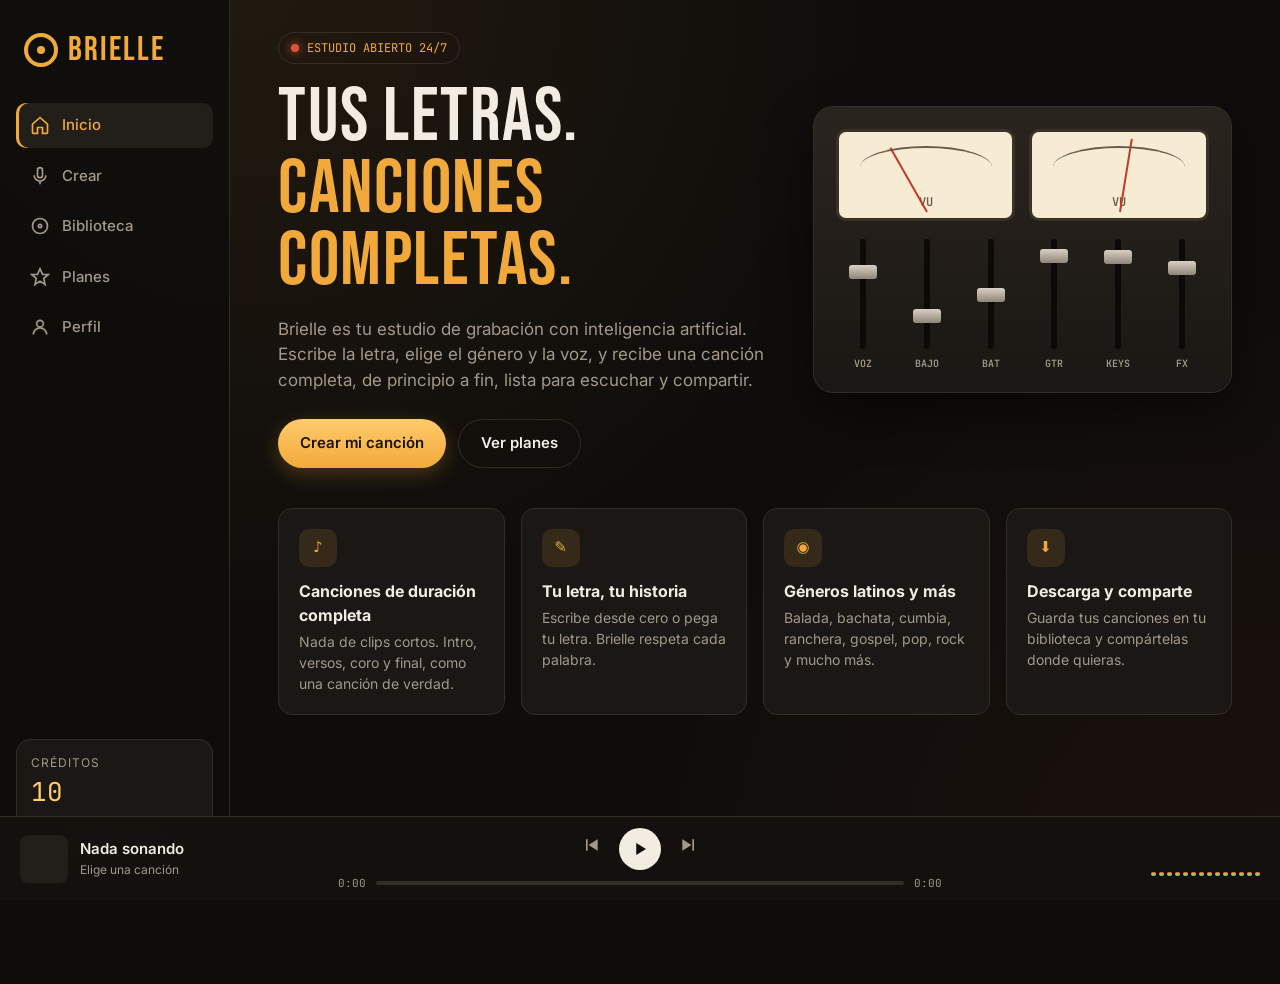
<file: index (30).html>
<!DOCTYPE html>
<html lang="es">
<head>
<meta charset="UTF-8">
<meta name="viewport" content="width=device-width, initial-scale=1.0">
<title>Brielle — Tu estudio de canciones con IA</title>
<meta name="description" content="Brielle convierte tus letras en canciones completas con inteligencia artificial.">
<meta name="theme-color" content="#0f0d0b">
<link rel="icon" href="data:image/svg+xml,<svg xmlns='http://www.w3.org/2000/svg' viewBox='0 0 64 64'><rect width='64' height='64' rx='14' fill='%230f0d0b'/><circle cx='32' cy='32' r='18' fill='none' stroke='%23f2a93b' stroke-width='5'/><circle cx='32' cy='32' r='5' fill='%23f2a93b'/></svg>">
<link rel="preconnect" href="https://fonts.googleapis.com">
<link rel="preconnect" href="https://fonts.gstatic.com" crossorigin>
<link href="https://fonts.googleapis.com/css2?family=Bebas+Neue&family=Inter:wght@400;500;600;700&family=JetBrains+Mono:wght@400;600&display=swap" rel="stylesheet">
<style>
:root{
  --bg:#0f0d0b; --panel:#1a1714; --panel-2:#221e1a; --line:#332d26;
  --text:#f3ece2; --muted:#a39889; --amber:#f2a93b; --amber-2:#ffcb6b;
  --red:#e2513c; --green:#6fcf7c; --radius:14px;
  --display:'Bebas Neue',Impact,sans-serif; --body:'Inter',system-ui,sans-serif; --mono:'JetBrains Mono',monospace;
}
*{box-sizing:border-box;margin:0;padding:0}
html,body{min-height:100%;overflow-anchor:none}
body{background:var(--bg);color:var(--text);font-family:var(--body);font-size:15px;line-height:1.5;
  background-image:radial-gradient(circle at 20% 0%,rgba(242,169,59,.08),transparent 45%),radial-gradient(circle at 100% 100%,rgba(226,81,60,.06),transparent 40%);
  background-attachment:fixed}
button{font:inherit;cursor:pointer;border:none;background:none;color:inherit}
input,textarea,select{font:inherit;color:var(--text)}
a{color:var(--amber);text-decoration:none}

/* Layout */
.app{display:grid;grid-template-columns:230px 1fr;min-height:100vh;padding-bottom:84px}
.sidebar{position:sticky;top:0;height:100vh;padding:24px 16px;border-right:1px solid var(--line);background:rgba(15,13,11,.85);display:flex;flex-direction:column;gap:6px}
.logo{display:flex;align-items:center;gap:10px;font-family:var(--display);font-size:34px;letter-spacing:2px;color:var(--amber);margin:0 8px 22px}
.logo .reel{width:34px;height:34px;border-radius:50%;border:4px solid var(--amber);position:relative;animation:spin 6s linear infinite}
.logo .reel::after{content:"";position:absolute;inset:9px;border-radius:50%;background:var(--amber)}
@keyframes spin{to{transform:rotate(360deg)}}
.nav-btn{display:flex;align-items:center;gap:12px;padding:11px 14px;border-radius:10px;color:var(--muted);font-weight:500;text-align:left;transition:.15s}
.nav-btn svg{width:20px;height:20px;flex-shrink:0}
.nav-btn:hover{background:var(--panel);color:var(--text)}
.nav-btn.active{background:var(--panel-2);color:var(--amber);box-shadow:inset 3px 0 0 var(--amber)}
.credits-box{margin-top:auto;background:var(--panel);border:1px solid var(--line);border-radius:var(--radius);padding:14px}
.credits-box .lbl{font-size:12px;color:var(--muted);text-transform:uppercase;letter-spacing:1px}
.credits-box .num{font-family:var(--mono);font-size:26px;color:var(--amber-2)}
main{padding:32px clamp(16px,4vw,48px);max-width:1200px;width:100%}
section{display:none;animation:fade .25s ease}
section.show{display:block}
@keyframes fade{from{opacity:0;transform:translateY(6px)}to{opacity:1;transform:none}}
h1,h2{font-family:var(--display);letter-spacing:1.5px;font-weight:400}
h1{font-size:clamp(42px,7vw,76px);line-height:.95}
h2{font-size:36px;margin-bottom:6px}
.sub{color:var(--muted);margin-bottom:24px}

/* Buttons */
.btn{display:inline-flex;align-items:center;justify-content:center;gap:8px;padding:12px 22px;border-radius:999px;font-weight:600;transition:.15s}
.btn-primary{background:linear-gradient(180deg,var(--amber-2),var(--amber));color:#1a1206;box-shadow:0 6px 20px rgba(242,169,59,.25)}
.btn-primary:hover{transform:translateY(-1px);box-shadow:0 8px 26px rgba(242,169,59,.35)}
.btn-ghost{border:1px solid var(--line);color:var(--text)}
.btn-ghost:hover{border-color:var(--amber);color:var(--amber)}
.btn:disabled{opacity:.5;cursor:not-allowed;transform:none}

/* Home */
.hero{display:grid;grid-template-columns:1.2fr 1fr;gap:32px;align-items:center;margin-bottom:40px}
.hero .tag{display:inline-flex;align-items:center;gap:8px;font-family:var(--mono);font-size:12px;color:var(--amber);border:1px solid var(--line);padding:6px 12px;border-radius:999px;margin-bottom:18px}
.onair{width:8px;height:8px;border-radius:50%;background:var(--red);box-shadow:0 0 10px var(--red);animation:blink 1.4s infinite}
@keyframes blink{50%{opacity:.3}}
.hero p{color:var(--muted);font-size:17px;margin:18px 0 26px;max-width:520px}
.hero .actions{display:flex;gap:12px;flex-wrap:wrap}
.console{background:linear-gradient(180deg,#2a241e,#1a1714);border:1px solid var(--line);border-radius:20px;padding:22px;box-shadow:0 20px 50px rgba(0,0,0,.45)}
.vu-row{display:flex;gap:14px;margin-bottom:18px}
.vu{flex:1;background:#f6ecd4;border-radius:10px;height:92px;position:relative;overflow:hidden;border:3px solid #3a3129}
.vu::before{content:"VU";position:absolute;bottom:8px;left:50%;transform:translateX(-50%);font:600 12px var(--mono);color:#6b5a44}
.vu::after{content:"";position:absolute;top:14px;left:12%;right:12%;height:40px;border-top:2px solid #6b5a44;border-radius:50% 50% 0 0}
.needle{position:absolute;bottom:6px;left:50%;width:2px;height:74px;background:#c0392b;transform-origin:bottom center;transform:rotate(-40deg);transition:transform .12s}
.faders{display:flex;justify-content:space-between;gap:10px}
.fader{flex:1;display:flex;flex-direction:column;align-items:center;gap:8px}
.fader .track{width:6px;height:110px;background:#0c0a08;border-radius:4px;position:relative}
.fader .cap{position:absolute;left:50%;transform:translateX(-50%);width:28px;height:14px;background:linear-gradient(#d9d0c3,#8f857a);border-radius:3px;transition:bottom 1.2s ease}
.fader span{font:600 10px var(--mono);color:var(--muted)}
.features{display:grid;grid-template-columns:repeat(auto-fit,minmax(220px,1fr));gap:16px}
.feat{background:var(--panel);border:1px solid var(--line);border-radius:var(--radius);padding:20px}
.feat .ico{width:38px;height:38px;border-radius:10px;background:rgba(242,169,59,.12);color:var(--amber);display:grid;place-items:center;margin-bottom:12px}
.feat h3{font-size:16px;margin-bottom:4px}
.feat p{color:var(--muted);font-size:14px}

/* Create */
.create-grid{display:grid;grid-template-columns:1.3fr 1fr;gap:20px}
.card{background:var(--panel);border:1px solid var(--line);border-radius:var(--radius);padding:20px}
.field{margin-bottom:18px}
.field label{display:block;font-size:12px;text-transform:uppercase;letter-spacing:1px;color:var(--muted);margin-bottom:8px;font-weight:600}
.input,textarea,select{width:100%;background:var(--bg);border:1px solid var(--line);border-radius:10px;padding:12px 14px;outline:none;transition:border .15s}
.input:focus,textarea:focus,select:focus{border-color:var(--amber)}
textarea{min-height:300px;resize:vertical;font-family:var(--mono);font-size:14px;line-height:1.7}
.row-between{display:flex;justify-content:space-between;align-items:center;gap:10px}
.counter{font:12px var(--mono);color:var(--muted)}
.chips{display:flex;flex-wrap:wrap;gap:8px}
.chip{padding:8px 14px;border-radius:999px;border:1px solid var(--line);color:var(--muted);font-size:14px;transition:.15s}
.chip:hover{color:var(--text);border-color:var(--muted)}
.chip.on{background:var(--amber);border-color:var(--amber);color:#1a1206;font-weight:600}
input[type=range]{width:100%;accent-color:var(--amber)}
.hint{font-size:12px;color:var(--muted);margin-top:6px}
.tools{display:flex;gap:8px;flex-wrap:wrap;margin-top:10px}
.tools button{font-size:12px;padding:6px 10px;border:1px dashed var(--line);border-radius:8px;color:var(--muted)}
.tools button:hover{color:var(--amber);border-color:var(--amber)}

/* Library */
.lib-head{display:flex;justify-content:space-between;align-items:end;gap:12px;flex-wrap:wrap;margin-bottom:20px}
.lib-grid{display:grid;grid-template-columns:repeat(auto-fill,minmax(210px,1fr));gap:18px}
.song{background:var(--panel);border:1px solid var(--line);border-radius:var(--radius);overflow:hidden;transition:.15s}
.song:hover{border-color:var(--amber);transform:translateY(-2px)}
.cover{aspect-ratio:1;position:relative;display:grid;place-items:center}
.cover .disc{width:62%;aspect-ratio:1;border-radius:50%;background:repeating-radial-gradient(#111 0 2px,#1d1d1d 2px 4px);display:grid;place-items:center;box-shadow:0 10px 30px rgba(0,0,0,.5)}
.cover .disc i{width:34%;aspect-ratio:1;border-radius:50%;display:block}
.song.playing .disc{animation:spin 3s linear infinite}
.cover .play{position:absolute;right:12px;bottom:12px;width:44px;height:44px;border-radius:50%;background:var(--amber);color:#1a1206;display:grid;place-items:center;box-shadow:0 6px 16px rgba(0,0,0,.4)}
.song .meta{padding:12px 14px}
.song .t{font-weight:600;white-space:nowrap;overflow:hidden;text-overflow:ellipsis}
.song .s{font-size:13px;color:var(--muted);display:flex;justify-content:space-between;align-items:center}
.song .del{color:var(--muted);padding:4px}
.song .del:hover{color:var(--red)}
.empty{text-align:center;padding:60px 20px;color:var(--muted);border:1px dashed var(--line);border-radius:var(--radius)}

/* Plans */
.plans{display:grid;grid-template-columns:repeat(auto-fit,minmax(240px,1fr));gap:18px}
.plan{background:var(--panel);border:1px solid var(--line);border-radius:18px;padding:26px;display:flex;flex-direction:column}
.plan.hot{border-color:var(--amber);box-shadow:0 0 0 1px var(--amber),0 20px 40px rgba(242,169,59,.12);position:relative}
.plan.hot::before{content:"MÁS POPULAR";position:absolute;top:-11px;left:24px;background:var(--amber);color:#1a1206;font:600 11px var(--mono);padding:3px 10px;border-radius:999px}
.plan .name{font-family:var(--display);font-size:30px;letter-spacing:1px}
.plan .price{font-family:var(--mono);font-size:34px;color:var(--amber-2);margin:6px 0 2px}
.plan .price small{font-size:14px;color:var(--muted)}
.plan ul{list-style:none;margin:18px 0 24px;display:grid;gap:9px;flex:1}
.plan li{display:flex;gap:10px;font-size:14px;color:var(--muted)}
.plan li::before{content:"●";color:var(--amber);font-size:10px;margin-top:4px}

/* Profile */
.profile-grid{display:grid;grid-template-columns:repeat(auto-fit,minmax(260px,1fr));gap:18px}
.stat{font-family:var(--mono);font-size:32px;color:var(--amber-2)}

/* Player */
.player{position:fixed;left:0;right:0;bottom:0;height:84px;background:rgba(20,17,14,.97);border-top:1px solid var(--line);display:grid;grid-template-columns:1fr 2fr 1fr;align-items:center;gap:16px;padding:0 20px;z-index:20;backdrop-filter:blur(8px)}
.now{display:flex;align-items:center;gap:12px;min-width:0}
.now .mini{width:48px;height:48px;border-radius:8px;flex-shrink:0}
.now .t{font-weight:600;white-space:nowrap;overflow:hidden;text-overflow:ellipsis}
.now .s{font-size:12px;color:var(--muted)}
.ctrl{display:flex;flex-direction:column;align-items:center;gap:6px}
.ctrl .btns{display:flex;align-items:center;gap:18px}
.ctrl .main{width:42px;height:42px;border-radius:50%;background:var(--text);color:var(--bg);display:grid;place-items:center}
.ctrl .side{color:var(--muted)}
.ctrl .side:hover{color:var(--text)}
.bar{display:flex;align-items:center;gap:10px;width:100%;font:11px var(--mono);color:var(--muted)}
.bar .rail{flex:1;height:4px;background:var(--line);border-radius:4px;overflow:hidden;cursor:pointer}
.bar .fill{height:100%;width:0;background:var(--amber)}
.meters{display:flex;justify-content:flex-end;align-items:end;gap:3px;height:34px}
.meters i{width:5px;background:linear-gradient(to top,var(--green),var(--amber) 70%,var(--red));border-radius:2px;height:4px;transition:height .12s}

/* Modal */
.modal{position:fixed;inset:0;background:rgba(0,0,0,.75);display:none;place-items:center;z-index:50;padding:16px}
.modal.show{display:grid}
.studio{width:100%;max-width:460px;background:var(--panel);border:1px solid var(--line);border-radius:20px;padding:28px;text-align:center}
.onair-sign{display:inline-block;font:600 14px var(--mono);letter-spacing:3px;color:#fff;background:var(--red);padding:6px 16px;border-radius:6px;box-shadow:0 0 24px rgba(226,81,60,.6);animation:blink 1.4s infinite;margin-bottom:18px}
.steps{text-align:left;display:grid;gap:12px;margin:22px 0}
.step{display:flex;align-items:center;gap:12px;color:var(--muted)}
.step .dot{width:22px;height:22px;border-radius:50%;border:2px solid var(--line);display:grid;place-items:center;font-size:12px;flex-shrink:0}
.step.run{color:var(--text)}.step.run .dot{border-color:var(--amber);border-top-color:transparent;animation:spin .8s linear infinite}
.step.done{color:var(--text)}.step.done .dot{background:var(--green);border-color:var(--green);color:#0f0d0b}
.progress{height:6px;background:var(--line);border-radius:6px;overflow:hidden}
.progress div{height:100%;width:0;background:linear-gradient(90deg,var(--amber),var(--amber-2));transition:width .3s}

.toast{position:fixed;left:50%;bottom:100px;transform:translateX(-50%) translateY(20px);background:var(--panel-2);border:1px solid var(--amber);padding:12px 20px;border-radius:999px;opacity:0;pointer-events:none;transition:.25s;z-index:60;max-width:calc(100% - 32px);text-align:center}
.toast.show{opacity:1;transform:translateX(-50%)}

/* Mobile */
.mobile-top{display:none}
@media (max-width:900px){
  .hero,.create-grid{grid-template-columns:1fr}
}
@media (max-width:760px){
  .app{grid-template-columns:1fr;padding-bottom:150px}
  .sidebar{position:fixed;top:auto;bottom:84px;left:0;right:0;height:62px;flex-direction:row;justify-content:space-around;padding:6px;border-right:none;border-top:1px solid var(--line);z-index:19;gap:0}
  .sidebar .logo,.credits-box{display:none}
  .nav-btn{flex-direction:column;gap:2px;font-size:10px;padding:6px 8px}
  .nav-btn.active{box-shadow:inset 0 3px 0 var(--amber)}
  .mobile-top{display:flex;justify-content:space-between;align-items:center;padding:14px 16px;border-bottom:1px solid var(--line)}
  .mobile-top .logo{margin:0;font-size:28px}
  main{padding:20px 16px}
  .player{grid-template-columns:1fr auto;padding:0 16px}
  .player .meters,.bar{display:none}
}
</style>
</head>
<body>

<div class="mobile-top">
  <div class="logo"><span class="reel"></span>BRIELLE</div>
  <span class="counter">Créditos: <b id="creditsMobile" style="color:var(--amber-2)">0</b></span>
</div>

<div class="app">
  <aside class="sidebar">
    <div class="logo"><span class="reel"></span>BRIELLE</div>
    <button class="nav-btn" data-go="inicio"><svg viewBox="0 0 24 24" fill="none" stroke="currentColor" stroke-width="2"><path d="M3 11l9-8 9 8v10a1 1 0 0 1-1 1h-5v-7H9v7H4a1 1 0 0 1-1-1z"/></svg>Inicio</button>
    <button class="nav-btn" data-go="crear"><svg viewBox="0 0 24 24" fill="none" stroke="currentColor" stroke-width="2"><rect x="9" y="2" width="6" height="12" rx="3"/><path d="M5 11a7 7 0 0 0 14 0M12 18v4"/></svg>Crear</button>
    <button class="nav-btn" data-go="biblioteca"><svg viewBox="0 0 24 24" fill="none" stroke="currentColor" stroke-width="2"><circle cx="12" cy="12" r="9"/><circle cx="12" cy="12" r="2"/></svg>Biblioteca</button>
    <button class="nav-btn" data-go="planes"><svg viewBox="0 0 24 24" fill="none" stroke="currentColor" stroke-width="2"><path d="M12 2l3 7h7l-5.5 4.5L18 21l-6-4-6 4 1.5-7.5L2 9h7z"/></svg>Planes</button>
    <button class="nav-btn" data-go="perfil"><svg viewBox="0 0 24 24" fill="none" stroke="currentColor" stroke-width="2"><circle cx="12" cy="8" r="4"/><path d="M4 21a8 8 0 0 1 16 0"/></svg>Perfil</button>
    <div class="credits-box">
      <div class="lbl">Créditos</div>
      <div class="num" id="credits">0</div>
      <button class="btn btn-ghost" style="width:100%;margin-top:10px;padding:8px" data-go="planes">Obtener más</button>
    </div>
  </aside>

  <main>
    <!-- INICIO -->
    <section id="v-inicio" data-view="inicio">
      <div class="hero">
        <div>
          <span class="tag"><span class="onair"></span>ESTUDIO ABIERTO 24/7</span>
          <h1>Tus letras.<br><span style="color:var(--amber)">Canciones completas.</span></h1>
          <p>Brielle es tu estudio de grabación con inteligencia artificial. Escribe la letra, elige el género y la voz, y recibe una canción completa, de principio a fin, lista para escuchar y compartir.</p>
          <div class="actions">
            <button class="btn btn-primary" data-go="crear">Crear mi canción</button>
            <button class="btn btn-ghost" data-go="planes">Ver planes</button>
          </div>
        </div>
        <div class="console">
          <div class="vu-row">
            <div class="vu"><div class="needle" id="n1"></div></div>
            <div class="vu"><div class="needle" id="n2"></div></div>
          </div>
          <div class="faders" id="faders"></div>
        </div>
      </div>
      <div class="features">
        <div class="feat"><div class="ico">♪</div><h3>Canciones de duración completa</h3><p>Nada de clips cortos. Intro, versos, coro y final, como una canción de verdad.</p></div>
        <div class="feat"><div class="ico">✎</div><h3>Tu letra, tu historia</h3><p>Escribe desde cero o pega tu letra. Brielle respeta cada palabra.</p></div>
        <div class="feat"><div class="ico">◉</div><h3>Géneros latinos y más</h3><p>Balada, bachata, cumbia, ranchera, gospel, pop, rock y mucho más.</p></div>
        <div class="feat"><div class="ico">⬇</div><h3>Descarga y comparte</h3><p>Guarda tus canciones en tu biblioteca y compártelas donde quieras.</p></div>
      </div>
    </section>

    <!-- CREAR -->
    <section id="v-crear" data-view="crear">
      <h2>Cabina de grabación</h2>
      <p class="sub">Escribe tu letra y configura el sonido. Brielle se encarga del resto.</p>
      <div class="create-grid">
        <div class="card">
          <div class="field">
            <label for="title">Título de la canción</label>
            <input class="input" id="title" placeholder="Ej: Un nuevo comienzo" maxlength="60">
          </div>
          <div class="field">
            <div class="row-between"><label for="lyrics">Letra</label><span class="counter" id="count">0 / 3000</span></div>
            <textarea id="lyrics" maxlength="3000" placeholder="[Verso 1]&#10;Escribe aquí tu primer verso...&#10;&#10;[Coro]&#10;Aquí va el coro..."></textarea>
            <div class="tools">
              <button data-tag="[Intro]">+ Intro</button>
              <button data-tag="[Verso]">+ Verso</button>
              <button data-tag="[Pre-coro]">+ Pre-coro</button>
              <button data-tag="[Coro]">+ Coro</button>
              <button data-tag="[Puente]">+ Puente</button>
              <button data-tag="[Final]">+ Final</button>
            </div>
          </div>
        </div>
        <div>
          <div class="card" style="margin-bottom:20px">
            <div class="field">
              <label>Género</label>
              <div class="chips" id="genres"></div>
            </div>
            <div class="field">
              <label>Voz</label>
              <div class="chips" id="voices"></div>
            </div>
            <div class="field">
              <label for="mood">Ambiente</label>
              <select id="mood">
                <option>Romántico</option><option>Alegre</option><option>Melancólico</option>
                <option>Inspirador</option><option>Espiritual</option><option>Enérgico</option><option>Nostálgico</option>
              </select>
            </div>
            <div class="field">
              <div class="row-between"><label for="tempo">Tempo</label><span class="counter" id="tempoVal">95 BPM</span></div>
              <input type="range" id="tempo" min="60" max="160" value="95">
            </div>
            <div class="field" style="margin-bottom:0">
              <label>Duración</label>
              <div class="chips" id="durations"></div>
              <p class="hint">Todas las canciones son completas, con estructura de principio a fin.</p>
            </div>
          </div>
          <button class="btn btn-primary" id="recordBtn" style="width:100%;padding:16px;font-size:16px">● Grabar canción <span style="opacity:.7;font-weight:500">(1 crédito)</span></button>
        </div>
      </div>
    </section>

    <!-- BIBLIOTECA -->
    <section id="v-biblioteca" data-view="biblioteca">
      <div class="lib-head">
        <div><h2>Mi biblioteca</h2><p class="sub" style="margin:0" id="libCount"></p></div>
        <input class="input" id="search" placeholder="Buscar canción..." style="max-width:260px">
      </div>
      <div class="lib-grid" id="library"></div>
    </section>

    <!-- PLANES -->
    <section id="v-planes" data-view="planes">
      <h2>Planes</h2>
      <p class="sub">Elige cuánto quieres crear. Cancela cuando quieras.</p>
      <div class="plans">
        <div class="plan">
          <div class="name">Demo</div>
          <div class="price">$0 <small>/ mes</small></div>
          <ul><li>10 créditos al mes</li><li>Canciones completas</li><li>Uso personal</li><li>Biblioteca básica</li></ul>
          <button class="btn btn-ghost" data-plan="Demo">Plan actual</button>
        </div>
        <div class="plan hot">
          <div class="name">Estudio</div>
          <div class="price">$9.99 <small>/ mes</small></div>
          <ul><li>500 créditos al mes</li><li>Descargas en alta calidad</li><li>Todos los géneros y voces</li><li>Cola de grabación prioritaria</li></ul>
          <button class="btn btn-primary" data-plan="Estudio">Elegir Estudio</button>
        </div>
        <div class="plan">
          <div class="name">Productor</div>
          <div class="price">$24.99 <small>/ mes</small></div>
          <ul><li>2,000 créditos al mes</li><li>Licencia de uso comercial</li><li>Descarga de pistas separadas</li><li>Soporte prioritario</li></ul>
          <button class="btn btn-ghost" data-plan="Productor">Elegir Productor</button>
        </div>
      </div>
    </section>

    <!-- PERFIL -->
    <section id="v-perfil" data-view="perfil">
      <h2>Mi perfil</h2>
      <p class="sub">Tu información y tu actividad en el estudio.</p>
      <div class="profile-grid">
        <div class="card">
          <div class="field"><label for="uname">Nombre artístico</label><input class="input" id="uname" placeholder="Tu nombre"></div>
          <div class="field" style="margin-bottom:0"><label for="uemail">Correo electrónico</label><input class="input" id="uemail" type="email" placeholder="tu@correo.com"></div>
          <button class="btn btn-primary" id="saveProfile" style="margin-top:18px">Guardar</button>
        </div>
        <div class="card"><label class="counter">CANCIONES CREADAS</label><div class="stat" id="statSongs">0</div><label class="counter">CRÉDITOS DISPONIBLES</label><div class="stat" id="statCredits">0</div></div>
        <div class="card"><label class="counter">PLAN ACTUAL</label><div class="stat" id="statPlan">Demo</div><p class="hint" style="margin-bottom:14px">Las cuentas y los pagos reales se activan en las próximas fases.</p><button class="btn btn-ghost" id="resetBtn">Reiniciar demo</button></div>
      </div>
    </section>
  </main>
</div>

<!-- PLAYER -->
<div class="player">
  <div class="now">
    <div class="mini" id="pCover" style="background:var(--panel-2)"></div>
    <div style="min-width:0"><div class="t" id="pTitle">Nada sonando</div><div class="s" id="pSub">Elige una canción</div></div>
  </div>
  <div class="ctrl">
    <div class="btns">
      <button class="side" id="prev" aria-label="Anterior"><svg width="20" height="20" viewBox="0 0 24 24" fill="currentColor"><path d="M6 5h2v14H6zM20 5v14L9 12z"/></svg></button>
      <button class="main" id="playBtn" aria-label="Reproducir"><svg id="playIco" width="18" height="18" viewBox="0 0 24 24" fill="currentColor"><path d="M7 4v16l13-8z"/></svg></button>
      <button class="side" id="next" aria-label="Siguiente"><svg width="20" height="20" viewBox="0 0 24 24" fill="currentColor"><path d="M16 5h2v14h-2zM4 5v14l11-7z"/></svg></button>
    </div>
    <div class="bar"><span id="cur">0:00</span><div class="rail" id="rail"><div class="fill" id="fill"></div></div><span id="tot">0:00</span></div>
  </div>
  <div class="meters" id="meters"></div>
</div>

<!-- STUDIO MODAL -->
<div class="modal" id="modal">
  <div class="studio">
    <div class="onair-sign">ON AIR</div>
    <h2 id="mTitle">Grabando…</h2>
    <p class="sub" style="margin:0">Tu canción está en la cabina.</p>
    <div class="steps" id="steps"></div>
    <div class="progress"><div id="mProg"></div></div>
  </div>
</div>

<div class="toast" id="toast"></div>

<script>
(() => {
  const $ = s => document.querySelector(s), $$ = s => [...document.querySelectorAll(s)];
  const store = {
    get(k, d){ try{ const v = localStorage.getItem('brielle_'+k); return v ? JSON.parse(v) : d; }catch(e){ return d; } },
    set(k, v){ try{ localStorage.setItem('brielle_'+k, JSON.stringify(v)); }catch(e){} }
  };

  const GENRES = ['Balada','Pop','Bachata','Cumbia','Ranchera','Reggaetón','Salsa','Rock','Gospel','R&B','Bolero','Acústico'];
  const VOICES = ['Masculina','Femenina','Dúo','Coro','Instrumental'];
  const DURS = [{l:'Completa (~3 min)',s:180},{l:'Extendida (~4 min)',s:240},{l:'Larga (~5 min)',s:300}];

  const seed = [
    {id:1,title:'Un nuevo comienzo',genre:'Balada',voice:'Masculina',mood:'Inspirador',dur:214,created:Date.now()-86400000},
    {id:2,title:'Luz de mañana',genre:'Gospel',voice:'Coro',mood:'Espiritual',dur:236,created:Date.now()-43200000},
    {id:3,title:'Bailando en Arlington',genre:'Cumbia',voice:'Dúo',mood:'Alegre',dur:198,created:Date.now()-3600000}
  ];
  let songs = store.get('songs', seed);
  let credits = store.get('credits', 10);
  let plan = store.get('plan', 'Demo');
  let profile = store.get('profile', {name:'',email:''});
  const sel = {genre:'Balada', voice:'Masculina', dur:DURS[0]};

  /* ---------- helpers ---------- */
  const hue = str => [...str].reduce((a,c)=>a+c.charCodeAt(0),0) % 360;
  const coverBg = s => `linear-gradient(135deg,hsl(${hue(s.title)},60%,38%),hsl(${(hue(s.genre)+40)%360},55%,18%))`;
  const fmt = t => `${Math.floor(t/60)}:${String(Math.floor(t%60)).padStart(2,'0')}`;
  const esc = s => s.replace(/[&<>"']/g, c => ({'&':'&amp;','<':'&lt;','>':'&gt;','"':'&quot;',"'":'&#39;'}[c]));
  function toast(msg){ const t=$('#toast'); t.textContent=msg; t.classList.add('show'); clearTimeout(t._h); t._h=setTimeout(()=>t.classList.remove('show'),2600); }
  function save(){ store.set('songs',songs); store.set('credits',credits); store.set('plan',plan); }

  /* ---------- router ---------- */
  function go(view){
    if(!document.getElementById('v-'+view)) view='inicio';
    $$('main section').forEach(s=>s.classList.toggle('show', s.dataset.view===view));
    $$('.nav-btn').forEach(b=>b.classList.toggle('active', b.dataset.go===view));
    if(location.hash !== '#'+view) history.replaceState(null,'','#'+view);
    if(view==='biblioteca') renderLibrary();
    if(view==='perfil') renderProfile();
    window.scrollTo(0,0);
  }
  document.addEventListener('click', e => { const b=e.target.closest('[data-go]'); if(b) go(b.dataset.go); });
  window.addEventListener('hashchange', ()=>go(location.hash.slice(1)));

  /* ---------- credits ---------- */
  function renderCredits(){ $('#credits').textContent=credits; $('#creditsMobile').textContent=credits; }

  /* ---------- chips ---------- */
  function chips(el, items, key, label=x=>x){
    el.innerHTML='';
    items.forEach(it=>{
      const b=document.createElement('button'); b.className='chip'; b.textContent=label(it);
      if(sel[key]===it) b.classList.add('on');
      b.onclick=()=>{ sel[key]=it; [...el.children].forEach(c=>c.classList.remove('on')); b.classList.add('on'); };
      el.appendChild(b);
    });
  }
  chips($('#genres'), GENRES, 'genre');
  chips($('#voices'), VOICES, 'voice');
  chips($('#durations'), DURS, 'dur', d=>d.l);

  /* ---------- lyrics editor ---------- */
  const ly=$('#lyrics');
  ly.addEventListener('input',()=>$('#count').textContent=`${ly.value.length} / 3000`);
  $$('.tools button').forEach(b=>b.onclick=()=>{
    const pos=ly.selectionStart, pre=ly.value.slice(0,pos), post=ly.value.slice(pos);
    const ins=(pre && !pre.endsWith('\n\n') ? (pre.endsWith('\n')?'\n':'\n\n') : '') + b.dataset.tag + '\n';
    ly.value=pre+ins+post; ly.focus(); ly.selectionStart=ly.selectionEnd=pos+ins.length;
    ly.dispatchEvent(new Event('input'));
  });
  $('#tempo').oninput=e=>$('#tempoVal').textContent=e.target.value+' BPM';

  /* ---------- recording (simulated until the AI is connected) ---------- */
  const STEPS=['Analizando la letra','Componiendo la melodía','Grabando las voces','Arreglos e instrumentos','Mezcla y masterización'];
  $('#recordBtn').onclick=()=>{
    const title=$('#title').value.trim(), lyrics=ly.value.trim();
    if(!title){ toast('Escribe un título para tu canción'); $('#title').focus(); return; }
    if(sel.voice!=='Instrumental' && lyrics.length<20){ toast('Escribe tu letra (mínimo 20 caracteres)'); ly.focus(); return; }
    if(credits<1){ toast('No te quedan créditos. Elige un plan para seguir creando.'); go('planes'); return; }
    record({title,lyrics});
  };
  function record({title,lyrics}){
    const m=$('#modal'), st=$('#steps'), pr=$('#mProg');
    $('#mTitle').textContent=title;
    st.innerHTML=STEPS.map(s=>`<div class="step"><span class="dot"></span>${s}</div>`).join('');
    pr.style.width='0'; m.classList.add('show');
    const els=[...st.children]; let i=0;
    (function tick(){
      if(i>0){ els[i-1].classList.remove('run'); els[i-1].classList.add('done'); els[i-1].querySelector('.dot').textContent='✓'; }
      pr.style.width=(i/STEPS.length*100)+'%';
      if(i<STEPS.length){ els[i].classList.add('run'); i++; setTimeout(tick, 900+Math.random()*600); return; }
      setTimeout(()=>{
        m.classList.remove('show');
        const s={id:Date.now(),title,lyrics,genre:sel.genre,voice:sel.voice,mood:$('#mood').value,tempo:+$('#tempo').value,
                 dur:sel.dur.s+Math.floor(Math.random()*30)-10,created:Date.now()};
        songs.unshift(s); credits--; save(); renderCredits();
        $('#title').value=''; ly.value=''; ly.dispatchEvent(new Event('input'));
        toast('¡Canción lista! Está en tu biblioteca.');
        go('biblioteca'); load(s, true);
      },600);
    })();
  }

  /* ---------- library ---------- */
  $('#search').oninput=renderLibrary;
  function renderLibrary(){
    const q=$('#search').value.toLowerCase();
    const list=songs.filter(s=>(s.title+s.genre+s.mood).toLowerCase().includes(q));
    $('#libCount').textContent=`${songs.length} canción${songs.length===1?'':'es'}`;
    const lib=$('#library');
    if(!list.length){ lib.innerHTML=`<div class="empty" style="grid-column:1/-1">${songs.length?'No se encontraron canciones.':'Tu biblioteca está vacía.<br><br><button class="btn btn-primary" data-go="crear">Crear mi primera canción</button>'}</div>`; return; }
    lib.innerHTML=list.map(s=>`
      <div class="song ${current&&current.id===s.id&&playing?'playing':''}" data-id="${s.id}">
        <div class="cover" style="background:${coverBg(s)}">
          <div class="disc"><i style="background:${coverBg(s)}"></i></div>
          <button class="play" data-act="play" aria-label="Reproducir">${current&&current.id===s.id&&playing?'❚❚':'▶'}</button>
        </div>
        <div class="meta">
          <div class="t">${esc(s.title)}</div>
          <div class="s"><span>${esc(s.genre)} · ${fmt(s.dur)}</span><button class="del" data-act="del" aria-label="Eliminar">✕</button></div>
        </div>
      </div>`).join('');
  }
  $('#library').addEventListener('click',e=>{
    const b=e.target.closest('[data-act]'); if(!b) return;
    const s=songs.find(x=>x.id==b.closest('.song').dataset.id);
    if(b.dataset.act==='play'){ if(current&&current.id===s.id) toggle(); else load(s,true); }
    if(b.dataset.act==='del' && confirm(`¿Eliminar "${s.title}"?`)){
      songs=songs.filter(x=>x.id!==s.id); save();
      if(current&&current.id===s.id){ stop(); current=null; resetPlayer(); }
      renderLibrary();
    }
  });

  /* ---------- player (simulated playback) ---------- */
  let current=null, playing=false, pos=0, timer=null;
  const meters=$('#meters'); for(let i=0;i<14;i++) meters.appendChild(document.createElement('i'));
  function resetPlayer(){ $('#pTitle').textContent='Nada sonando'; $('#pSub').textContent='Elige una canción'; $('#pCover').style.background='var(--panel-2)'; $('#tot').textContent='0:00'; $('#cur').textContent='0:00'; $('#fill').style.width='0'; }
  function load(s,autoplay){
    current=s; pos=0;
    $('#pTitle').textContent=s.title; $('#pSub').textContent=`${s.genre} · ${s.voice}`;
    $('#pCover').style.background=coverBg(s); $('#tot').textContent=fmt(s.dur); update();
    if(autoplay) play();
  }
  function play(){
    if(!current){ if(songs.length) load(songs[0]); else { toast('Crea una canción primero'); return; } }
    playing=true; setIcon(); clearInterval(timer);
    timer=setInterval(()=>{ pos+=0.25; if(pos>=current.dur){ nextSong(); return; } update(); animMeters(); },250);
    renderLibrary();
  }
  function stop(){ playing=false; clearInterval(timer); setIcon(); [...meters.children].forEach(m=>m.style.height='4px'); renderLibrary(); }
  function toggle(){ playing?stop():play(); }
  function setIcon(){ $('#playIco').innerHTML=playing?'<path d="M6 4h4v16H6zM14 4h4v16h-4z"/>':'<path d="M7 4v16l13-8z"/>'; }
  function update(){ $('#cur').textContent=fmt(pos); $('#fill').style.width=(current?pos/current.dur*100:0)+'%'; }
  function animMeters(){ [...meters.children].forEach(m=>m.style.height=(6+Math.random()*28)+'px'); }
  function step(d){ if(!songs.length) return; const i=current?songs.findIndex(x=>x.id===current.id):-1; load(songs[(i+d+songs.length)%songs.length], true); }
  function nextSong(){ step(1); }
  $('#playBtn').onclick=toggle; $('#next').onclick=()=>step(1); $('#prev').onclick=()=>{ if(pos>3){pos=0;update();} else step(-1); };
  $('#rail').onclick=e=>{ if(!current) return; const r=e.currentTarget.getBoundingClientRect(); pos=(e.clientX-r.left)/r.width*current.dur; update(); };

  /* ---------- plans ---------- */
  $$('[data-plan]').forEach(b=>b.onclick=()=>{
    if(b.dataset.plan==='Demo'){ toast('Ya estás en el plan Demo'); return; }
    toast(`Los pagos para el plan ${b.dataset.plan} se activan pronto.`);
  });

  /* ---------- profile ---------- */
  function renderProfile(){
    $('#uname').value=profile.name; $('#uemail').value=profile.email;
    $('#statSongs').textContent=songs.length; $('#statCredits').textContent=credits; $('#statPlan').textContent=plan;
  }
  $('#saveProfile').onclick=()=>{ profile={name:$('#uname').value.trim(),email:$('#uemail').value.trim()}; store.set('profile',profile); toast('Perfil guardado'); };
  $('#resetBtn').onclick=()=>{ if(!confirm('¿Reiniciar la demo? Se borrarán tus canciones de prueba.')) return; stop(); songs=[...seed]; credits=10; plan='Demo'; current=null; save(); resetPlayer(); renderCredits(); renderProfile(); toast('Demo reiniciada'); };

  /* ---------- hero console animation ---------- */
  const fd=$('#faders');
  ['VOZ','BAJO','BAT','GTR','KEYS','FX'].forEach(n=>{ fd.insertAdjacentHTML('beforeend',`<div class="fader"><div class="track"><div class="cap"></div></div><span>${n}</span></div>`); });
  function heroAnim(){
    $$('.fader .cap').forEach(c=>c.style.bottom=(15+Math.random()*80)+'px');
    ['#n1','#n2'].forEach(n=>$(n).style.transform=`rotate(${-40+Math.random()*70}deg)`);
  }
  heroAnim(); setInterval(heroAnim,1300);
  setInterval(()=>['#n1','#n2'].forEach(n=>$(n).style.transform=`rotate(${-30+Math.random()*55}deg)`),220);

  /* ---------- init ---------- */
  renderCredits();
  go(location.hash.slice(1)||'inicio');
})();
</script>
</body>
</html>
</file>
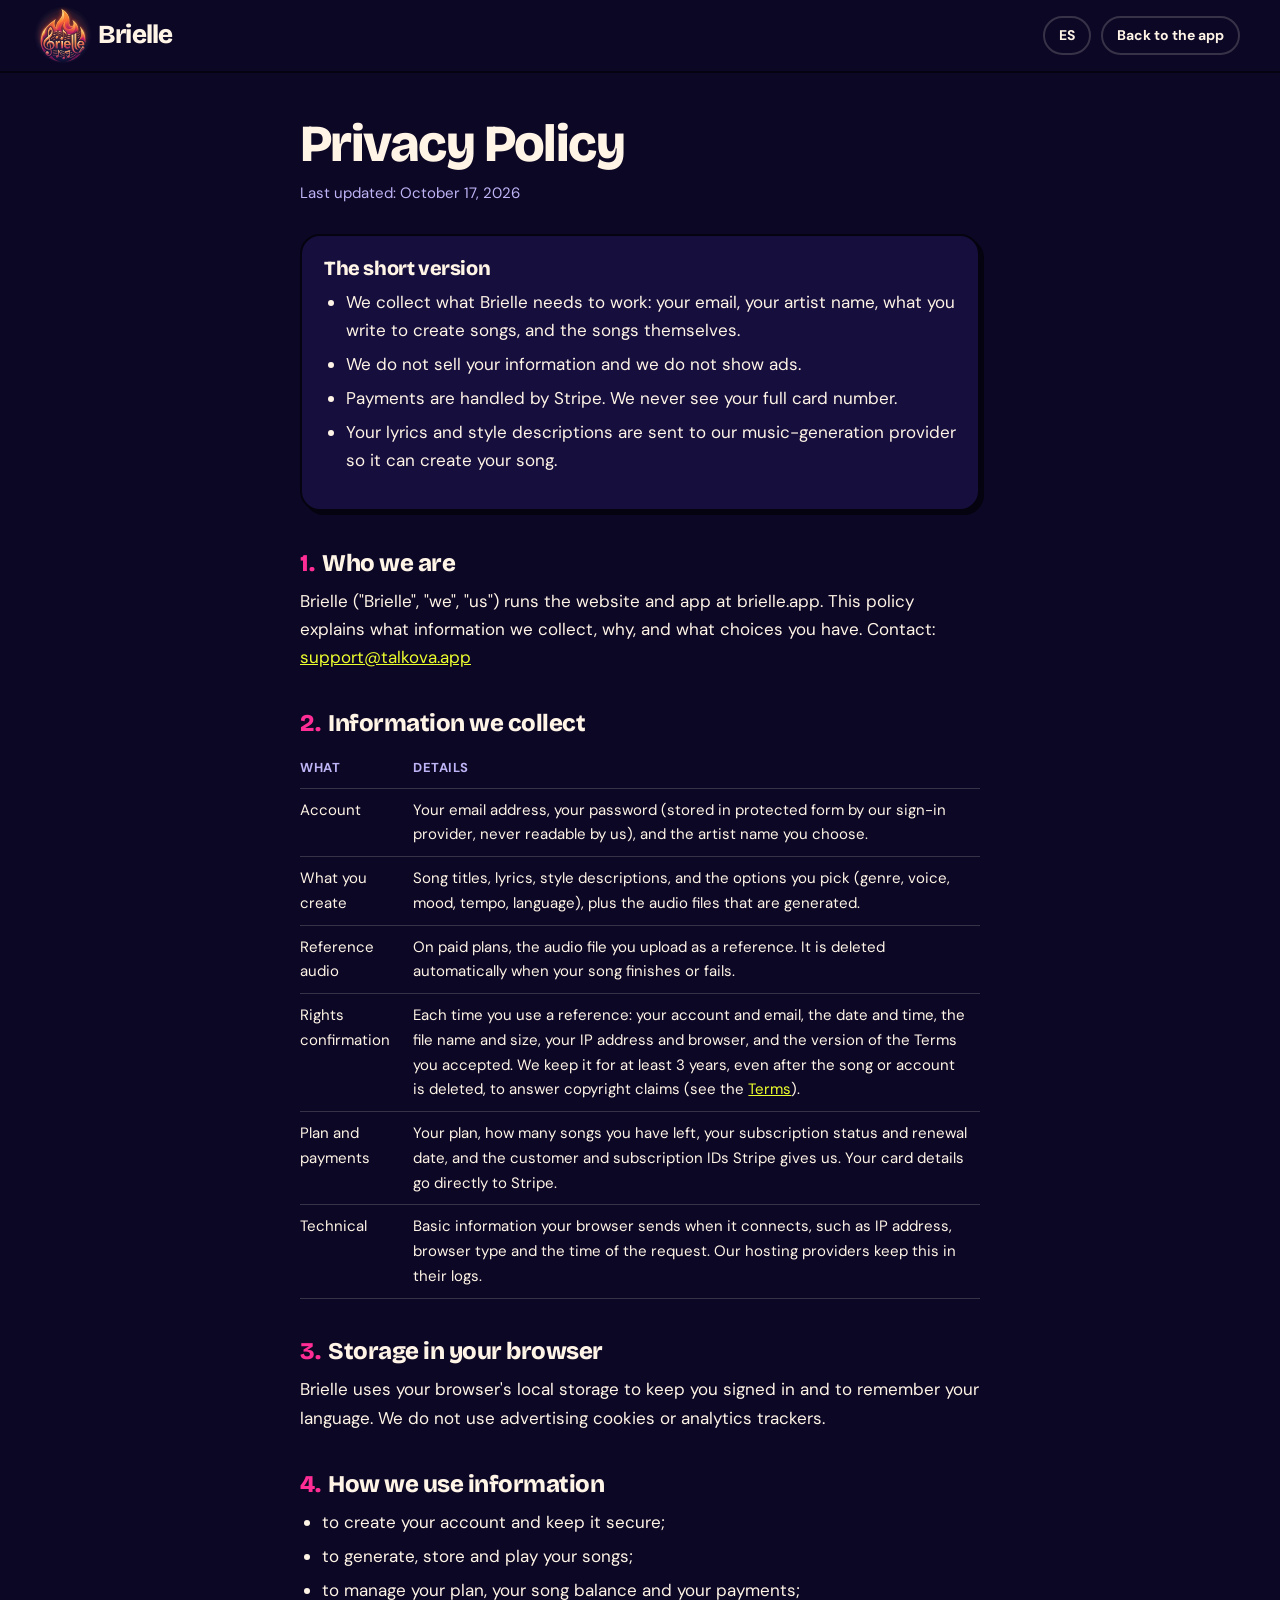
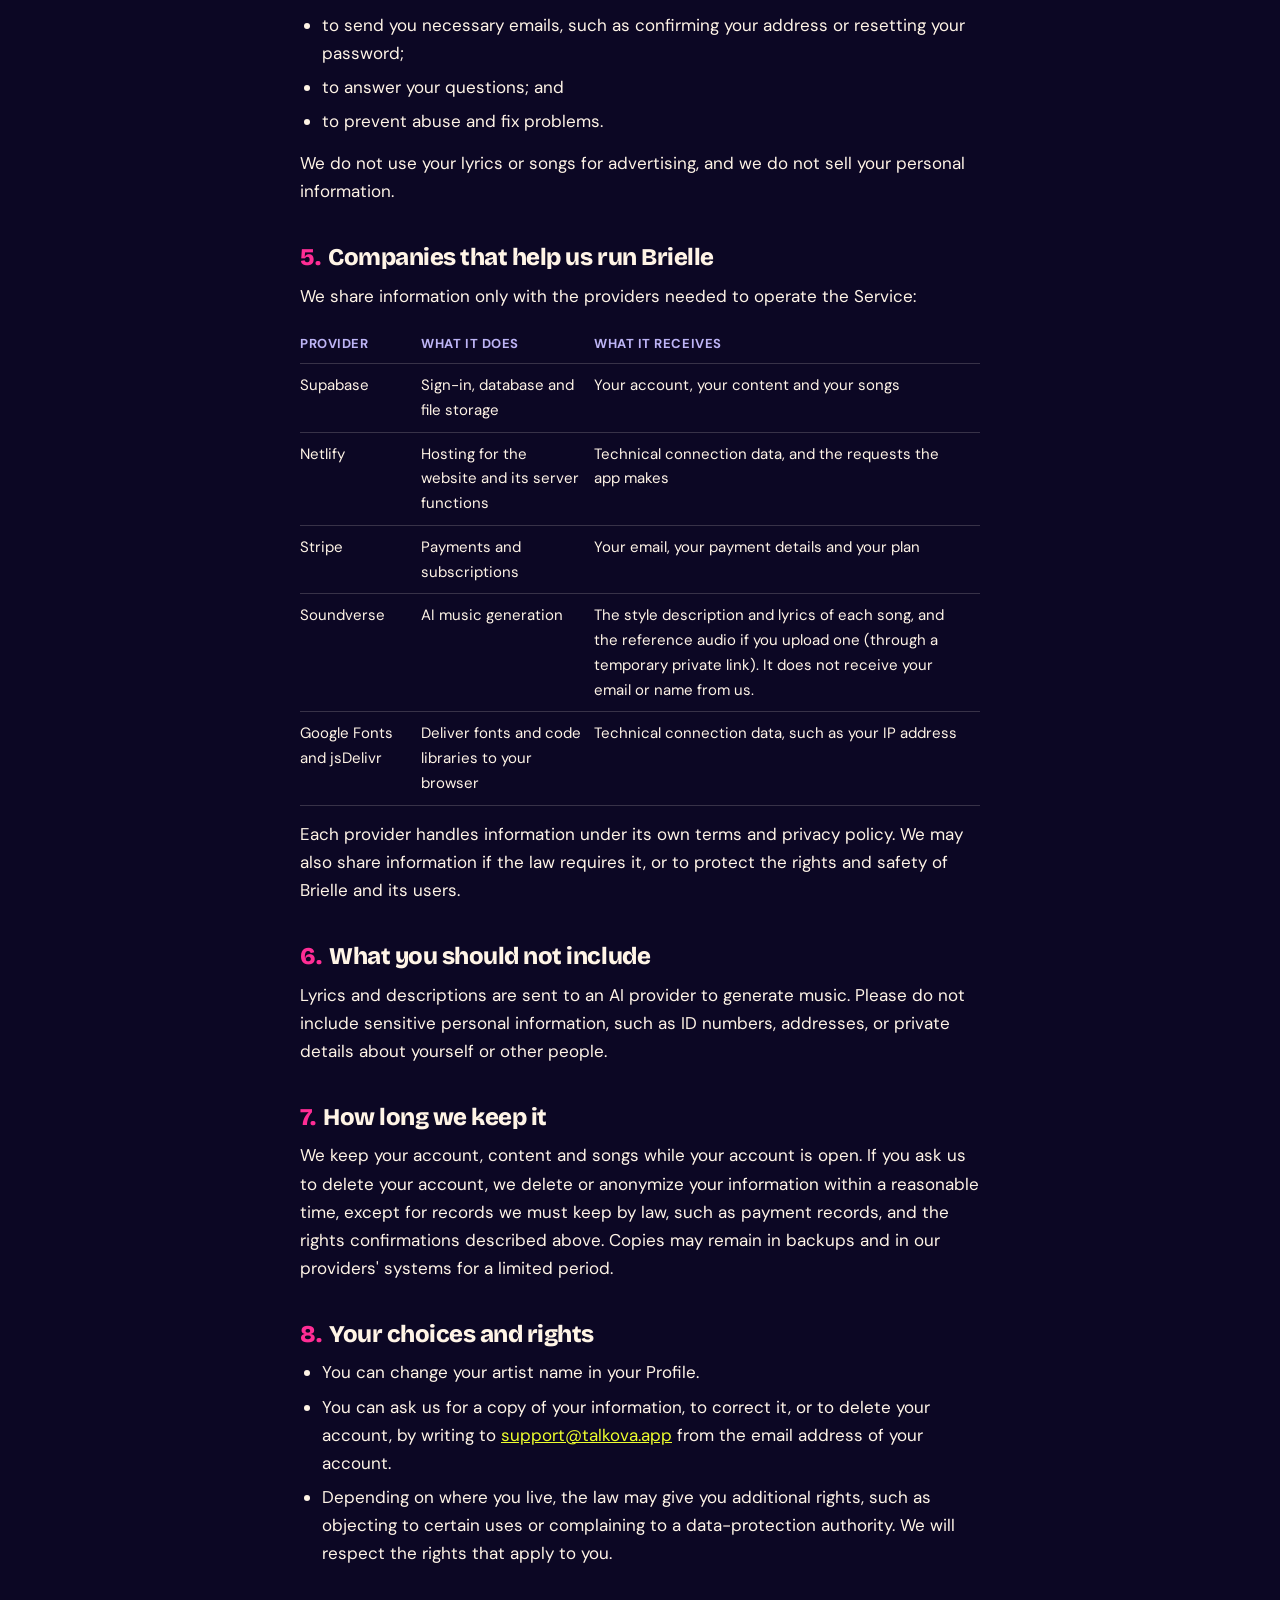
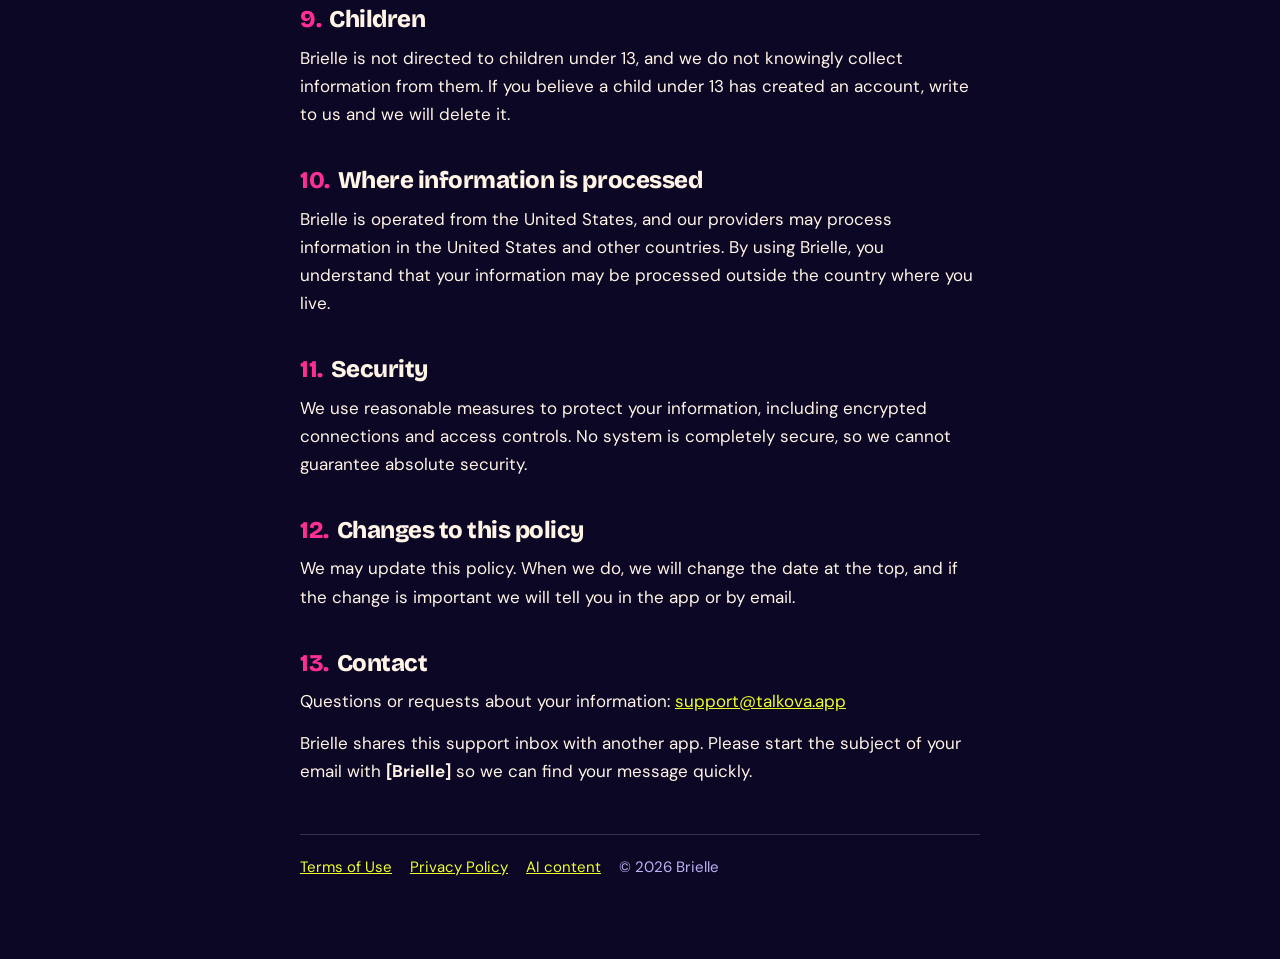
<file: privacy.html>
<!DOCTYPE html>
<html lang="en" data-lang="en">
<head>
<meta charset="UTF-8">
<meta name="viewport" content="width=device-width, initial-scale=1.0">
<title>Privacy Policy — Brielle</title>
<meta name="description" content="Privacy Policy for Brielle, the AI song studio.">
<meta name="theme-color" content="#0C0724">
<link rel="icon" type="image/png" href="/icon-192.png">
<link rel="apple-touch-icon" href="/apple-touch-icon.png">
<link rel="preconnect" href="https://fonts.googleapis.com">
<link rel="preconnect" href="https://fonts.gstatic.com" crossorigin>
<link href="https://fonts.googleapis.com/css2?family=Bricolage+Grotesque:opsz,wght@12..96,600;12..96,800&family=DM+Sans:wght@400;500;700&display=swap" rel="stylesheet">
<link rel="stylesheet" href="legal.css">
<script src="legal.js"></script>
</head>
<body>
<header class="top">
  <a class="logo" href="/"><img class="mark" src="/logo-llama.png" alt="" width="58" height="58">Brielle</a>
  <div class="top-right">
    <button class="pill" id="langBtn" aria-label="Language">ES</button>
    <a class="pill" href="/"><span data-l="en">Back to the app</span><span data-l="es">Volver a la app</span></a>
  </div>
</header>

<main>

<!-- ============================== ENGLISH ============================== -->
<article data-l="en" lang="en">
<h1 data-l="en">Privacy Policy</h1>
<p class="updated">Last updated: October 17, 2026</p>

<div class="summary">
  <h2>The short version</h2>
  <ul>
    <li>We collect what Brielle needs to work: your email, your artist name, what you write to create songs, and the songs themselves.</li>
    <li>We do not sell your information and we do not show ads.</li>
    <li>Payments are handled by Stripe. We never see your full card number.</li>
    <li>Your lyrics and style descriptions are sent to our music-generation provider so it can create your song.</li>
  </ul>
</div>

<h2><span class="n">1.</span>Who we are</h2>
<p>Brielle ("Brielle", "we", "us") runs the website and app at brielle.app. This policy explains what information we collect, why, and what choices you have. Contact: <a href="mailto:support@talkova.app?subject=%5BBrielle%5D%20">support@talkova.app</a></p>

<h2><span class="n">2.</span>Information we collect</h2>
<div class="table"><table>
  <tr><th>What</th><th>Details</th></tr>
  <tr><td>Account</td><td>Your email address, your password (stored in protected form by our sign-in provider, never readable by us), and the artist name you choose.</td></tr>
  <tr><td>What you create</td><td>Song titles, lyrics, style descriptions, and the options you pick (genre, voice, mood, tempo, language), plus the audio files that are generated.</td></tr>
  <tr><td>Reference audio</td><td>On paid plans, the audio file you upload as a reference. It is deleted automatically when your song finishes or fails.</td></tr>
  <tr><td>Rights confirmation</td><td>Each time you use a reference: your account and email, the date and time, the file name and size, your IP address and browser, and the version of the Terms you accepted. We keep it for at least 3 years, even after the song or account is deleted, to answer copyright claims (see the <a href="terms.html#refs">Terms</a>).</td></tr>
  <tr><td>Plan and payments</td><td>Your plan, how many songs you have left, your subscription status and renewal date, and the customer and subscription IDs Stripe gives us. Your card details go directly to Stripe.</td></tr>
  <tr><td>Technical</td><td>Basic information your browser sends when it connects, such as IP address, browser type and the time of the request. Our hosting providers keep this in their logs.</td></tr>
</table></div>

<h2><span class="n">3.</span>Storage in your browser</h2>
<p>Brielle uses your browser's local storage to keep you signed in and to remember your language. We do not use advertising cookies or analytics trackers.</p>

<h2><span class="n">4.</span>How we use information</h2>
<ul>
  <li>to create your account and keep it secure;</li>
  <li>to generate, store and play your songs;</li>
  <li>to manage your plan, your song balance and your payments;</li>
  <li>to send you necessary emails, such as confirming your address or resetting your password;</li>
  <li>to answer your questions; and</li>
  <li>to prevent abuse and fix problems.</li>
</ul>
<p>We do not use your lyrics or songs for advertising, and we do not sell your personal information.</p>

<h2><span class="n">5.</span>Companies that help us run Brielle</h2>
<p>We share information only with the providers needed to operate the Service:</p>
<div class="table"><table>
  <tr><th>Provider</th><th>What it does</th><th>What it receives</th></tr>
  <tr><td>Supabase</td><td>Sign-in, database and file storage</td><td>Your account, your content and your songs</td></tr>
  <tr><td>Netlify</td><td>Hosting for the website and its server functions</td><td>Technical connection data, and the requests the app makes</td></tr>
  <tr><td>Stripe</td><td>Payments and subscriptions</td><td>Your email, your payment details and your plan</td></tr>
  <tr><td>Soundverse</td><td>AI music generation</td><td>The style description and lyrics of each song, and the reference audio if you upload one (through a temporary private link). It does not receive your email or name from us.</td></tr>
  <tr><td>Google Fonts and jsDelivr</td><td>Deliver fonts and code libraries to your browser</td><td>Technical connection data, such as your IP address</td></tr>
</table></div>
<p>Each provider handles information under its own terms and privacy policy. We may also share information if the law requires it, or to protect the rights and safety of Brielle and its users.</p>

<h2><span class="n">6.</span>What you should not include</h2>
<p>Lyrics and descriptions are sent to an AI provider to generate music. Please do not include sensitive personal information, such as ID numbers, addresses, or private details about yourself or other people.</p>

<h2><span class="n">7.</span>How long we keep it</h2>
<p>We keep your account, content and songs while your account is open. If you ask us to delete your account, we delete or anonymize your information within a reasonable time, except for records we must keep by law, such as payment records, and the rights confirmations described above. Copies may remain in backups and in our providers' systems for a limited period.</p>

<h2><span class="n">8.</span>Your choices and rights</h2>
<ul>
  <li>You can change your artist name in your Profile.</li>
  <li>You can ask us for a copy of your information, to correct it, or to delete your account, by writing to <a href="mailto:support@talkova.app?subject=%5BBrielle%5D%20">support@talkova.app</a> from the email address of your account.</li>
  <li>Depending on where you live, the law may give you additional rights, such as objecting to certain uses or complaining to a data-protection authority. We will respect the rights that apply to you.</li>
</ul>

<h2><span class="n">9.</span>Children</h2>
<p>Brielle is not directed to children under 13, and we do not knowingly collect information from them. If you believe a child under 13 has created an account, write to us and we will delete it.</p>

<h2><span class="n">10.</span>Where information is processed</h2>
<p>Brielle is operated from the United States, and our providers may process information in the United States and other countries. By using Brielle, you understand that your information may be processed outside the country where you live.</p>

<h2><span class="n">11.</span>Security</h2>
<p>We use reasonable measures to protect your information, including encrypted connections and access controls. No system is completely secure, so we cannot guarantee absolute security.</p>

<h2><span class="n">12.</span>Changes to this policy</h2>
<p>We may update this policy. When we do, we will change the date at the top, and if the change is important we will tell you in the app or by email.</p>

<h2><span class="n">13.</span>Contact</h2>
<p>Questions or requests about your information: <a href="mailto:support@talkova.app?subject=%5BBrielle%5D%20">support@talkova.app</a></p>
<p>Brielle shares this support inbox with another app. Please start the subject of your email with <strong>[Brielle]</strong> so we can find your message quickly.</p>
</article>

<!-- ============================== ESPAÑOL ============================== -->
<article data-l="es" lang="es">
<h1 data-l="es">Política de privacidad</h1>
<p class="updated">Última actualización: 17 de octubre de 2026</p>

<div class="summary">
  <h2>En resumen</h2>
  <ul>
    <li>Recopilamos lo que Brielle necesita para funcionar: tu correo, tu nombre artístico, lo que escribes para crear canciones y las canciones mismas.</li>
    <li>No vendemos tu información ni mostramos anuncios.</li>
    <li>Los pagos los maneja Stripe. Nunca vemos el número completo de tu tarjeta.</li>
    <li>Tus letras y descripciones de estilo se envían a nuestro proveedor de generación de música para que cree tu canción.</li>
  </ul>
</div>

<h2><span class="n">1.</span>Quiénes somos</h2>
<p>Brielle ("Brielle", "nosotros") opera el sitio web y la app de brielle.app. Esta política explica qué información recopilamos, para qué y qué opciones tienes. Contacto: <a href="mailto:support@talkova.app?subject=%5BBrielle%5D%20">support@talkova.app</a></p>

<h2><span class="n">2.</span>Información que recopilamos</h2>
<div class="table"><table>
  <tr><th>Qué</th><th>Detalles</th></tr>
  <tr><td>Cuenta</td><td>Tu correo electrónico, tu contraseña (guardada de forma protegida por nuestro proveedor de inicio de sesión; nosotros no podemos leerla) y el nombre artístico que elijas.</td></tr>
  <tr><td>Lo que creas</td><td>Títulos, letras, descripciones de estilo y las opciones que eliges (género, voz, ambiente, tempo, idioma), además de los archivos de audio generados.</td></tr>
  <tr><td>Audio de referencia</td><td>En los planes de pago, el archivo de audio que subes como referencia. Se borra automáticamente cuando tu canción termina o falla.</td></tr>
  <tr><td>Confirmación de derechos</td><td>Cada vez que usas una referencia: tu cuenta y correo, la fecha y hora, el nombre y tamaño del archivo, tu dirección IP y navegador, y la versión de los Términos que aceptaste. La conservamos al menos 3 años, aunque se borre la canción o la cuenta, para responder a reclamos de derechos de autor (ver los <a href="terms.html#refs">Términos</a>).</td></tr>
  <tr><td>Plan y pagos</td><td>Tu plan, cuántas canciones te quedan, el estado de tu suscripción y su fecha de renovación, y los identificadores de cliente y de suscripción que nos da Stripe. Los datos de tu tarjeta van directamente a Stripe.</td></tr>
  <tr><td>Datos técnicos</td><td>Información básica que tu navegador envía al conectarse, como dirección IP, tipo de navegador y hora de la solicitud. Nuestros proveedores de alojamiento la guardan en sus registros.</td></tr>
</table></div>

<h2><span class="n">3.</span>Almacenamiento en tu navegador</h2>
<p>Brielle usa el almacenamiento local de tu navegador para mantener tu sesión iniciada y recordar tu idioma. No usamos cookies de publicidad ni rastreadores de analítica.</p>

<h2><span class="n">4.</span>Cómo usamos la información</h2>
<ul>
  <li>para crear tu cuenta y mantenerla segura;</li>
  <li>para generar, guardar y reproducir tus canciones;</li>
  <li>para administrar tu plan, tu saldo de canciones y tus pagos;</li>
  <li>para enviarte correos necesarios, como confirmar tu dirección o restablecer tu contraseña;</li>
  <li>para responder tus preguntas; y</li>
  <li>para prevenir abusos y corregir problemas.</li>
</ul>
<p>No usamos tus letras ni tus canciones para publicidad, y no vendemos tu información personal.</p>

<h2><span class="n">5.</span>Empresas que nos ayudan a operar Brielle</h2>
<p>Compartimos información solo con los proveedores necesarios para operar el Servicio:</p>
<div class="table"><table>
  <tr><th>Proveedor</th><th>Qué hace</th><th>Qué recibe</th></tr>
  <tr><td>Supabase</td><td>Inicio de sesión, base de datos y almacenamiento de archivos</td><td>Tu cuenta, tu contenido y tus canciones</td></tr>
  <tr><td>Netlify</td><td>Alojamiento del sitio y de sus funciones de servidor</td><td>Datos técnicos de conexión y las solicitudes que hace la app</td></tr>
  <tr><td>Stripe</td><td>Pagos y suscripciones</td><td>Tu correo, tus datos de pago y tu plan</td></tr>
  <tr><td>Soundverse</td><td>Generación de música con IA</td><td>La descripción de estilo y la letra de cada canción, y el audio de referencia si subes uno (mediante un enlace privado temporal). No recibe de nosotros tu correo ni tu nombre.</td></tr>
  <tr><td>Google Fonts y jsDelivr</td><td>Entregan tipografías y bibliotecas de código a tu navegador</td><td>Datos técnicos de conexión, como tu dirección IP</td></tr>
</table></div>
<p>Cada proveedor maneja la información según sus propios términos y su política de privacidad. También podemos compartir información si la ley lo exige, o para proteger los derechos y la seguridad de Brielle y de sus usuarios.</p>

<h2><span class="n">6.</span>Lo que no debes incluir</h2>
<p>Las letras y descripciones se envían a un proveedor de IA para generar la música. Por favor no incluyas información personal sensible, como números de identificación, direcciones o detalles privados tuyos o de otras personas.</p>

<h2><span class="n">7.</span>Cuánto tiempo la conservamos</h2>
<p>Conservamos tu cuenta, tu contenido y tus canciones mientras tu cuenta esté abierta. Si nos pides eliminar tu cuenta, eliminamos o anonimizamos tu información en un plazo razonable, salvo los registros que debemos conservar por ley, como los de pagos, y las confirmaciones de derechos descritas arriba. Pueden quedar copias en respaldos y en los sistemas de nuestros proveedores por un tiempo limitado.</p>

<h2><span class="n">8.</span>Tus opciones y derechos</h2>
<ul>
  <li>Puedes cambiar tu nombre artístico en tu Perfil.</li>
  <li>Puedes pedirnos una copia de tu información, que la corrijamos o que eliminemos tu cuenta, escribiendo a <a href="mailto:support@talkova.app?subject=%5BBrielle%5D%20">support@talkova.app</a> desde el correo de tu cuenta.</li>
  <li>Según dónde vivas, la ley puede darte derechos adicionales, como oponerte a ciertos usos o presentar una queja ante una autoridad de protección de datos. Respetaremos los derechos que te correspondan.</li>
</ul>

<h2><span class="n">9.</span>Menores</h2>
<p>Brielle no está dirigido a menores de 13 años y no recopilamos su información a sabiendas. Si crees que un menor de 13 años creó una cuenta, escríbenos y la eliminaremos.</p>

<h2><span class="n">10.</span>Dónde se procesa la información</h2>
<p>Brielle se opera desde Estados Unidos, y nuestros proveedores pueden procesar información en Estados Unidos y en otros países. Al usar Brielle, entiendes que tu información puede procesarse fuera del país donde vives.</p>

<h2><span class="n">11.</span>Seguridad</h2>
<p>Usamos medidas razonables para proteger tu información, como conexiones cifradas y controles de acceso. Ningún sistema es totalmente seguro, así que no podemos garantizar una seguridad absoluta.</p>

<h2><span class="n">12.</span>Cambios a esta política</h2>
<p>Podemos actualizar esta política. Cuando lo hagamos, cambiaremos la fecha de arriba, y si el cambio es importante te avisaremos en la app o por correo.</p>

<h2><span class="n">13.</span>Contacto</h2>
<p>Preguntas o solicitudes sobre tu información: <a href="mailto:support@talkova.app?subject=%5BBrielle%5D%20">support@talkova.app</a></p>
<p>Brielle comparte este buzón de soporte con otra app. Empieza el asunto de tu correo con <strong>[Brielle]</strong> para que encontremos tu mensaje rápido.</p>
</article>

<footer>
  <a href="terms.html"><span data-l="en">Terms of Use</span><span data-l="es">Términos de uso</span></a>
  <a href="privacy.html"><span data-l="en">Privacy Policy</span><span data-l="es">Política de privacidad</span></a>
  <a href="terms.html#ai"><span data-l="en">AI content</span><span data-l="es">Contenido con IA</span></a>
  <span>© 2026 Brielle</span>
</footer>
</main>
</body>
</html>
</file>
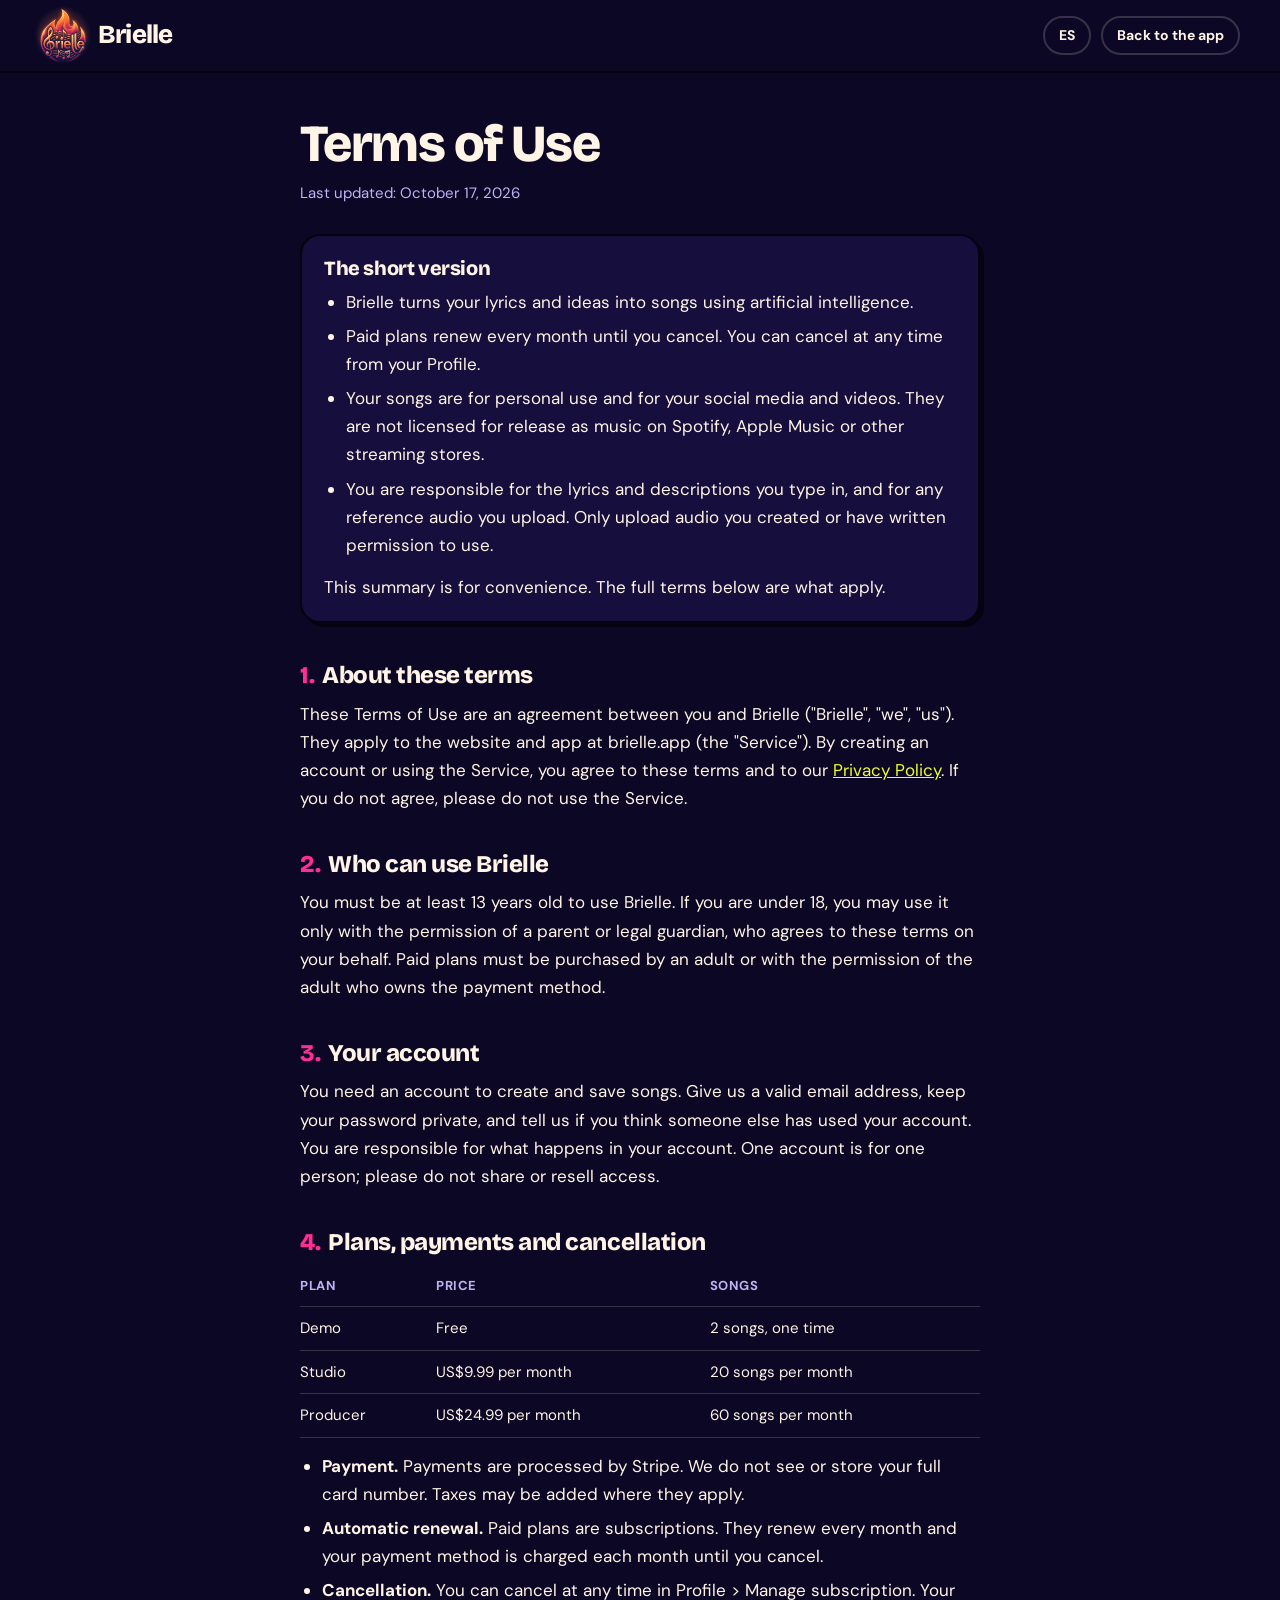
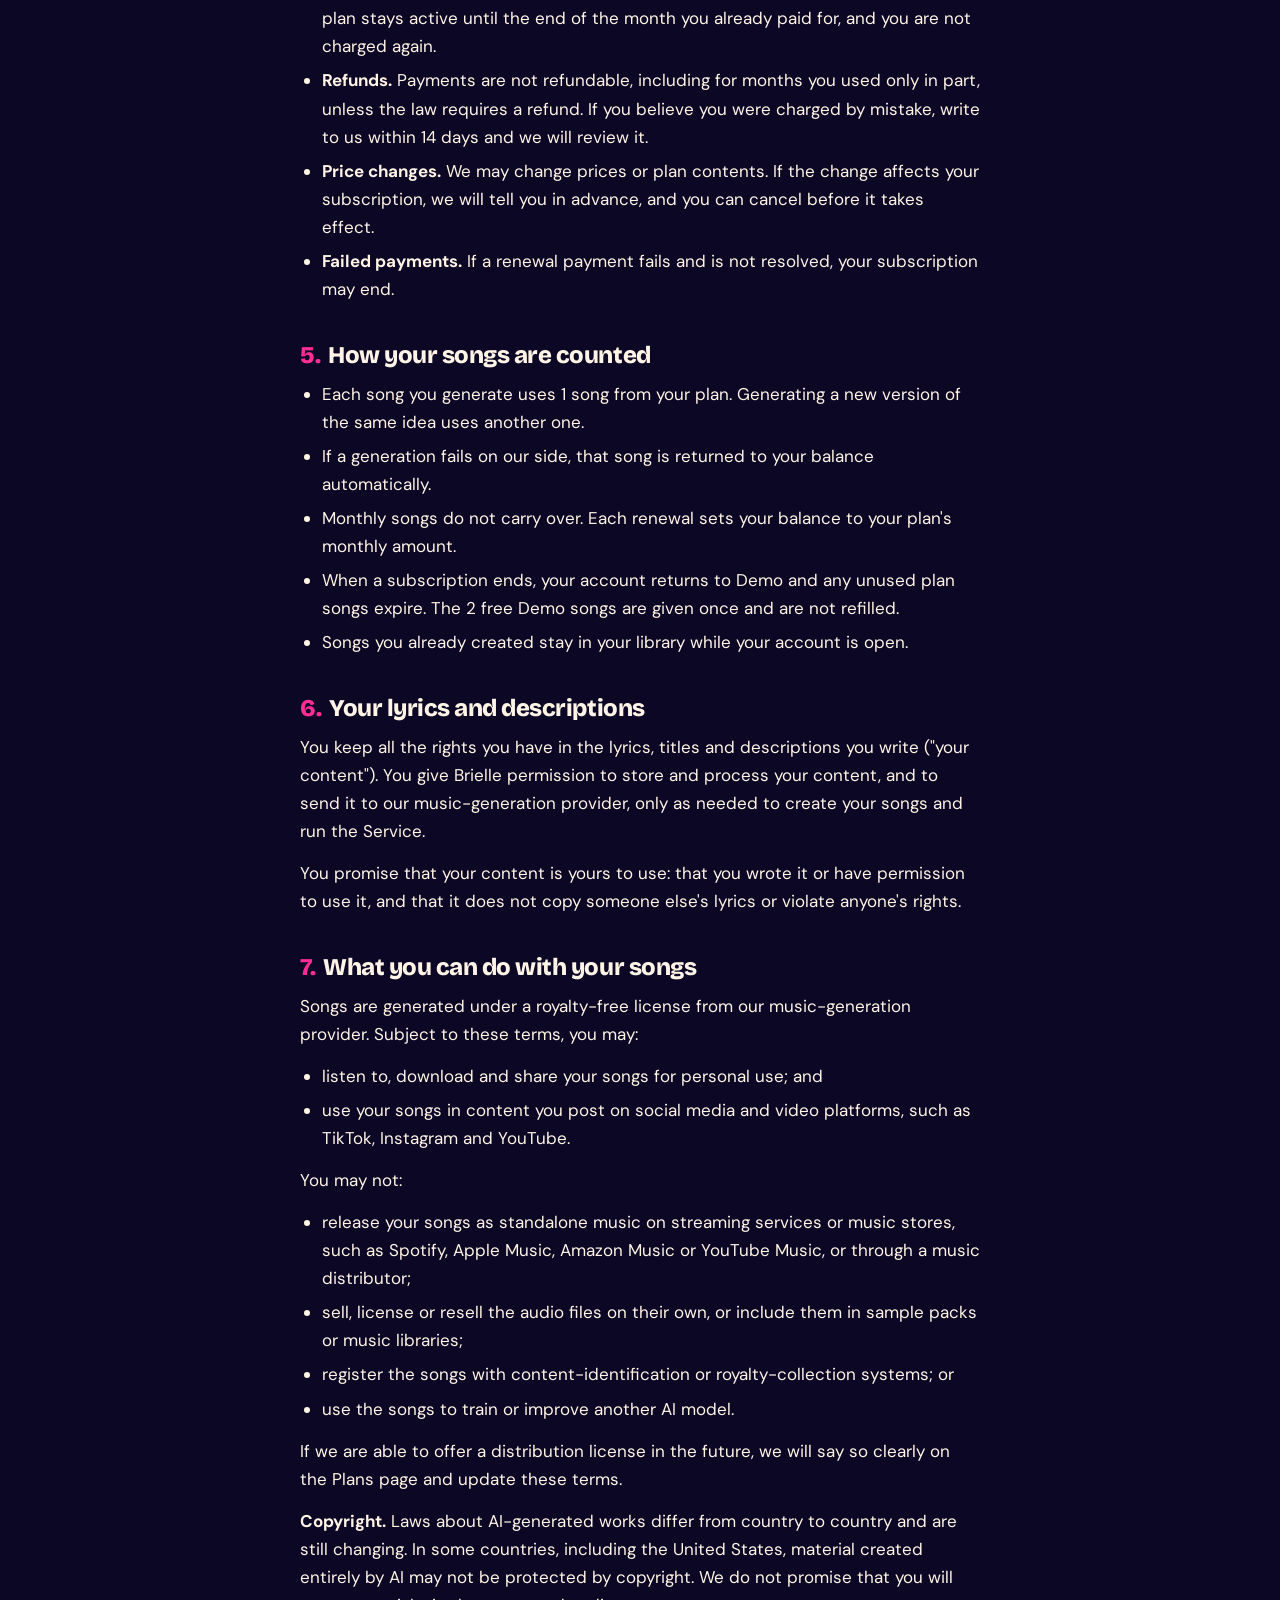
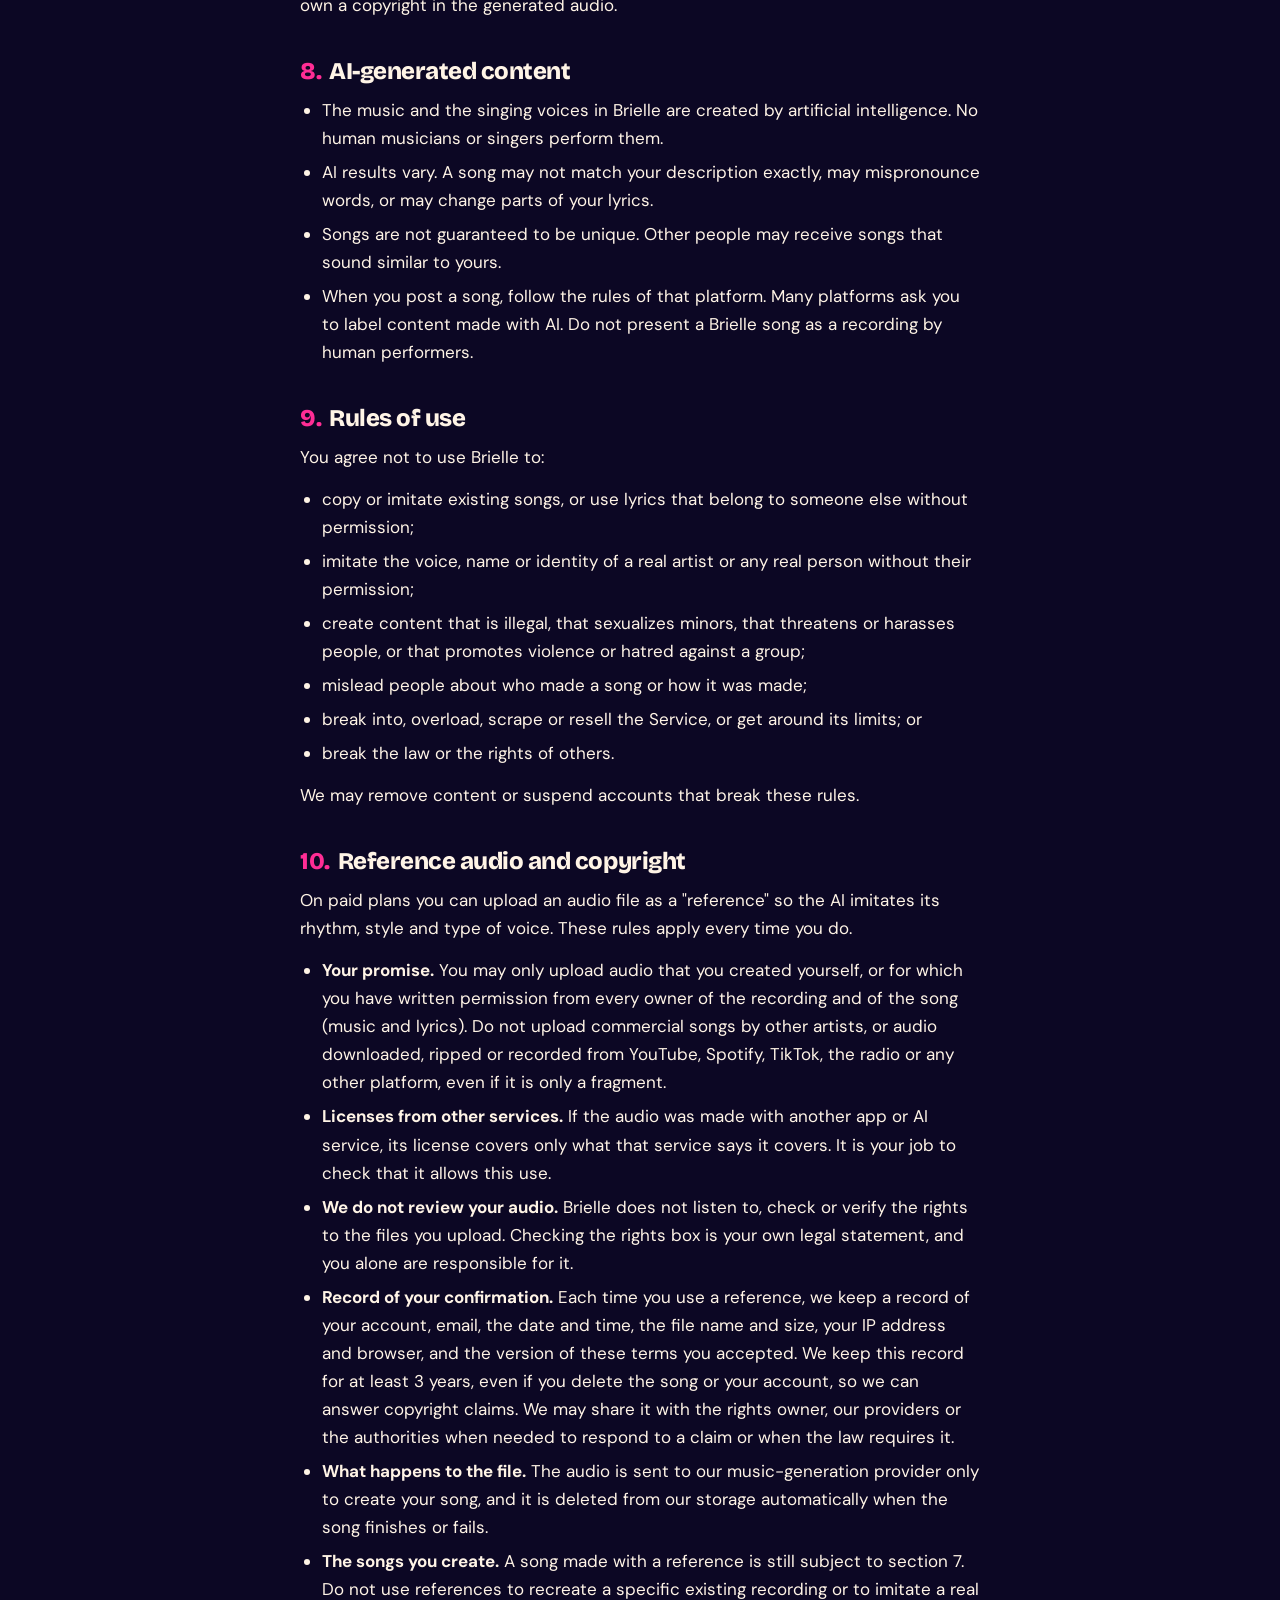
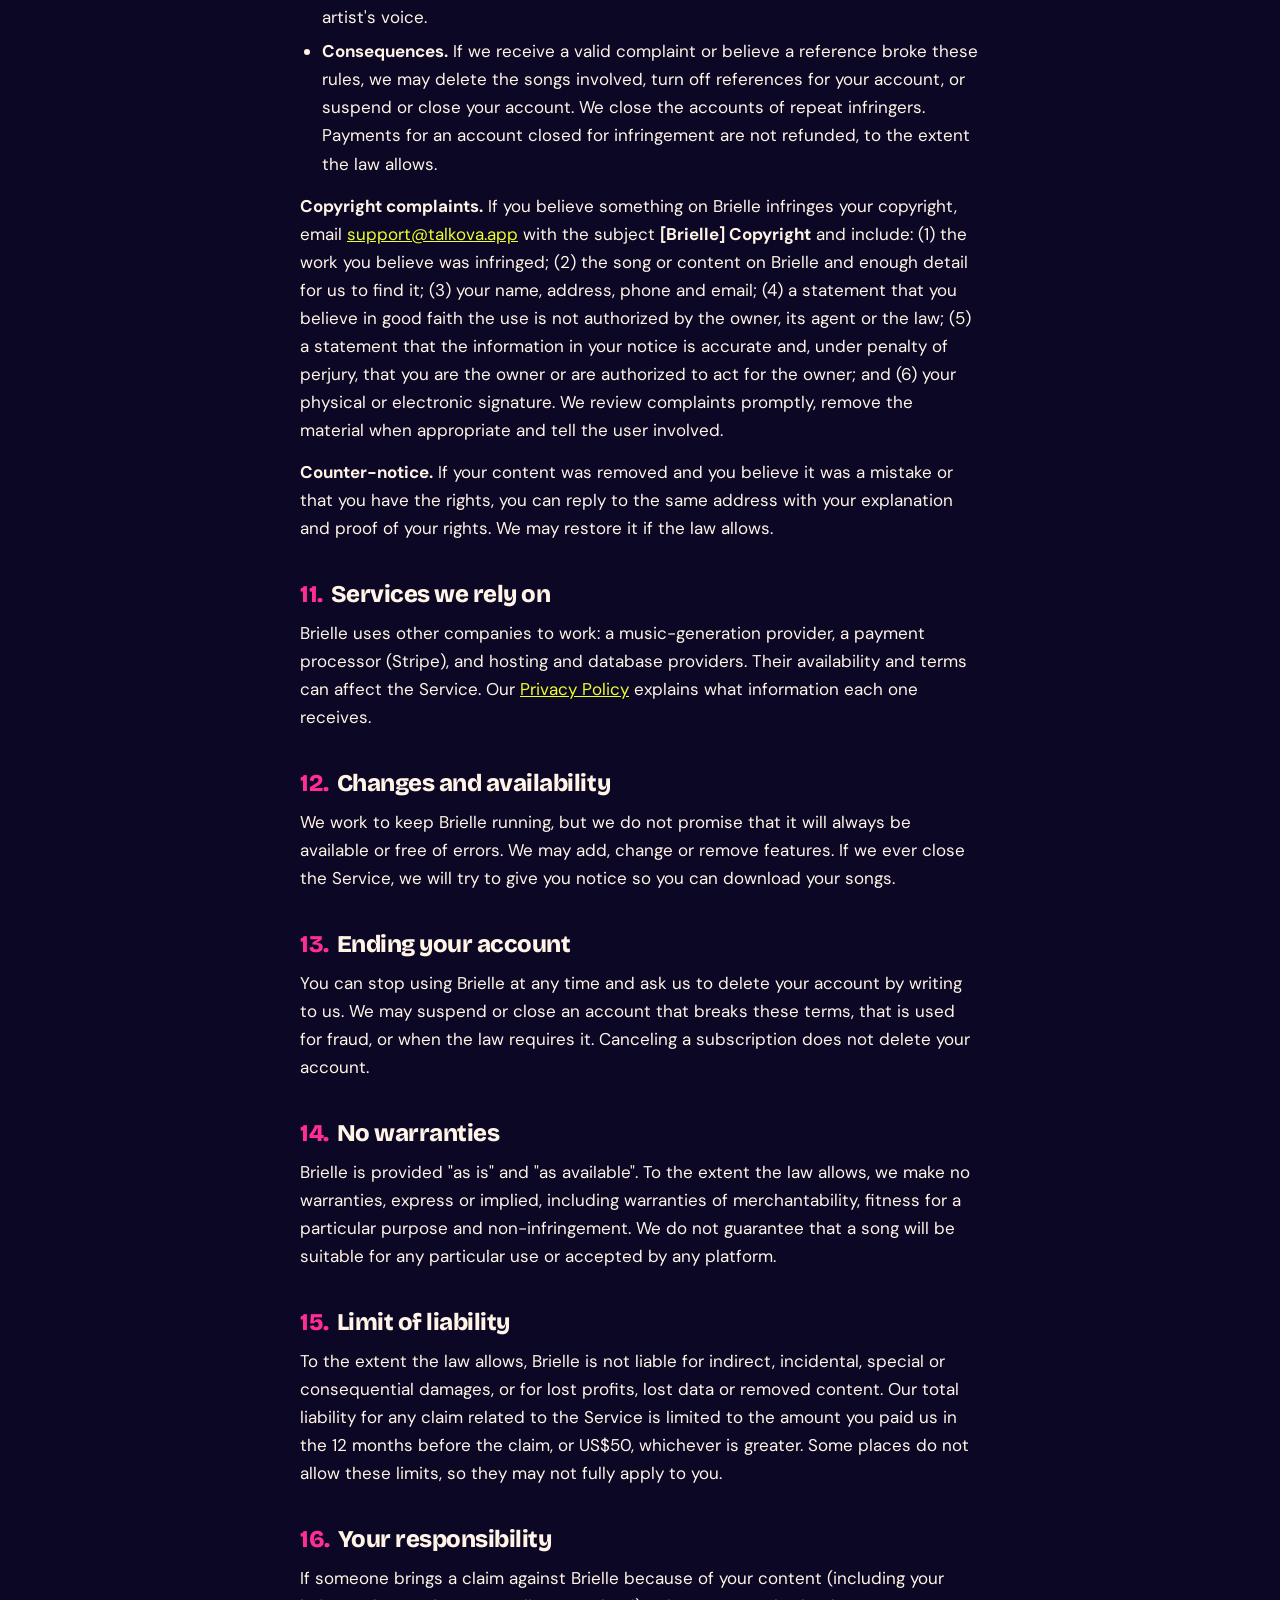
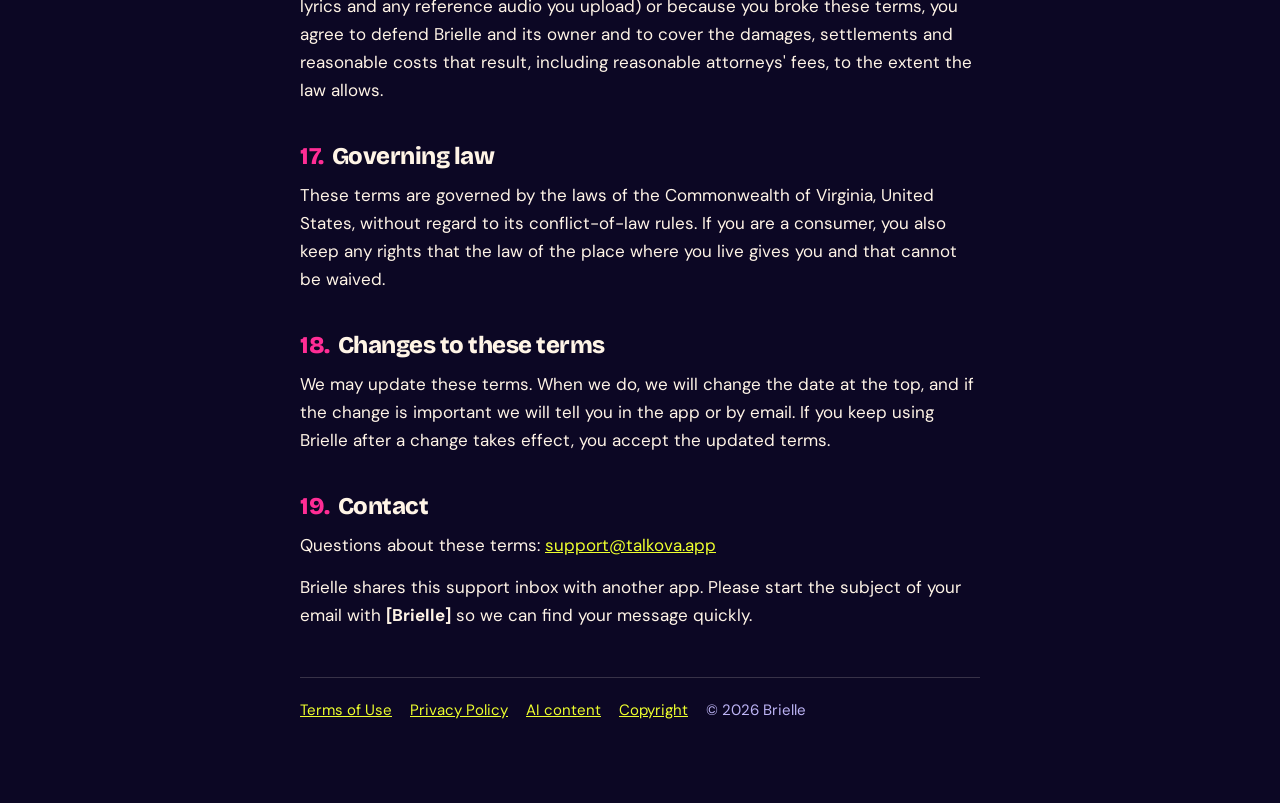
<file: terms.html>
<!DOCTYPE html>
<html lang="en" data-lang="en">
<head>
<meta charset="UTF-8">
<meta name="viewport" content="width=device-width, initial-scale=1.0">
<title>Terms of Use — Brielle</title>
<meta name="description" content="Terms of Use for Brielle, the AI song studio.">
<meta name="theme-color" content="#0C0724">
<link rel="icon" type="image/png" href="/icon-192.png">
<link rel="apple-touch-icon" href="/apple-touch-icon.png">
<link rel="preconnect" href="https://fonts.googleapis.com">
<link rel="preconnect" href="https://fonts.gstatic.com" crossorigin>
<link href="https://fonts.googleapis.com/css2?family=Bricolage+Grotesque:opsz,wght@12..96,600;12..96,800&family=DM+Sans:wght@400;500;700&display=swap" rel="stylesheet">
<link rel="stylesheet" href="legal.css">
<script src="legal.js"></script>
</head>
<body>
<header class="top">
  <a class="logo" href="/"><img class="mark" src="/logo-llama.png" alt="" width="58" height="58">Brielle</a>
  <div class="top-right">
    <button class="pill" id="langBtn" aria-label="Language">ES</button>
    <a class="pill" href="/"><span data-l="en">Back to the app</span><span data-l="es">Volver a la app</span></a>
  </div>
</header>

<main>

<!-- ============================== ENGLISH ============================== -->
<article data-l="en" lang="en">
<h1 data-l="en">Terms of Use</h1>
<p class="updated">Last updated: October 17, 2026</p>

<div class="summary">
  <h2>The short version</h2>
  <ul>
    <li>Brielle turns your lyrics and ideas into songs using artificial intelligence.</li>
    <li>Paid plans renew every month until you cancel. You can cancel at any time from your Profile.</li>
    <li>Your songs are for personal use and for your social media and videos. They are not licensed for release as music on Spotify, Apple Music or other streaming stores.</li>
    <li>You are responsible for the lyrics and descriptions you type in, and for any reference audio you upload. Only upload audio you created or have written permission to use.</li>
  </ul>
  <p style="margin:0">This summary is for convenience. The full terms below are what apply.</p>
</div>

<h2><span class="n">1.</span>About these terms</h2>
<p>These Terms of Use are an agreement between you and Brielle ("Brielle", "we", "us"). They apply to the website and app at brielle.app (the "Service"). By creating an account or using the Service, you agree to these terms and to our <a href="privacy.html">Privacy Policy</a>. If you do not agree, please do not use the Service.</p>

<h2><span class="n">2.</span>Who can use Brielle</h2>
<p>You must be at least 13 years old to use Brielle. If you are under 18, you may use it only with the permission of a parent or legal guardian, who agrees to these terms on your behalf. Paid plans must be purchased by an adult or with the permission of the adult who owns the payment method.</p>

<h2><span class="n">3.</span>Your account</h2>
<p>You need an account to create and save songs. Give us a valid email address, keep your password private, and tell us if you think someone else has used your account. You are responsible for what happens in your account. One account is for one person; please do not share or resell access.</p>

<h2><span class="n">4.</span>Plans, payments and cancellation</h2>
<div class="table"><table>
  <tr><th>Plan</th><th>Price</th><th>Songs</th></tr>
  <tr><td>Demo</td><td>Free</td><td>2 songs, one time</td></tr>
  <tr><td>Studio</td><td>US$9.99 per month</td><td>20 songs per month</td></tr>
  <tr><td>Producer</td><td>US$24.99 per month</td><td>60 songs per month</td></tr>
</table></div>
<ul>
  <li><strong>Payment.</strong> Payments are processed by Stripe. We do not see or store your full card number. Taxes may be added where they apply.</li>
  <li><strong>Automatic renewal.</strong> Paid plans are subscriptions. They renew every month and your payment method is charged each month until you cancel.</li>
  <li><strong>Cancellation.</strong> You can cancel at any time in Profile &gt; Manage subscription. Your plan stays active until the end of the month you already paid for, and you are not charged again.</li>
  <li><strong>Refunds.</strong> Payments are not refundable, including for months you used only in part, unless the law requires a refund. If you believe you were charged by mistake, write to us within 14 days and we will review it.</li>
  <li><strong>Price changes.</strong> We may change prices or plan contents. If the change affects your subscription, we will tell you in advance, and you can cancel before it takes effect.</li>
  <li><strong>Failed payments.</strong> If a renewal payment fails and is not resolved, your subscription may end.</li>
</ul>

<h2><span class="n">5.</span>How your songs are counted</h2>
<ul>
  <li>Each song you generate uses 1 song from your plan. Generating a new version of the same idea uses another one.</li>
  <li>If a generation fails on our side, that song is returned to your balance automatically.</li>
  <li>Monthly songs do not carry over. Each renewal sets your balance to your plan's monthly amount.</li>
  <li>When a subscription ends, your account returns to Demo and any unused plan songs expire. The 2 free Demo songs are given once and are not refilled.</li>
  <li>Songs you already created stay in your library while your account is open.</li>
</ul>

<h2><span class="n">6.</span>Your lyrics and descriptions</h2>
<p>You keep all the rights you have in the lyrics, titles and descriptions you write ("your content"). You give Brielle permission to store and process your content, and to send it to our music-generation provider, only as needed to create your songs and run the Service.</p>
<p>You promise that your content is yours to use: that you wrote it or have permission to use it, and that it does not copy someone else's lyrics or violate anyone's rights.</p>

<h2><span class="n">7.</span>What you can do with your songs</h2>
<p>Songs are generated under a royalty-free license from our music-generation provider. Subject to these terms, you may:</p>
<ul>
  <li>listen to, download and share your songs for personal use; and</li>
  <li>use your songs in content you post on social media and video platforms, such as TikTok, Instagram and YouTube.</li>
</ul>
<p>You may not:</p>
<ul>
  <li>release your songs as standalone music on streaming services or music stores, such as Spotify, Apple Music, Amazon Music or YouTube Music, or through a music distributor;</li>
  <li>sell, license or resell the audio files on their own, or include them in sample packs or music libraries;</li>
  <li>register the songs with content-identification or royalty-collection systems; or</li>
  <li>use the songs to train or improve another AI model.</li>
</ul>
<p>If we are able to offer a distribution license in the future, we will say so clearly on the Plans page and update these terms.</p>
<p><strong>Copyright.</strong> Laws about AI-generated works differ from country to country and are still changing. In some countries, including the United States, material created entirely by AI may not be protected by copyright. We do not promise that you will own a copyright in the generated audio.</p>

<h2 data-anchor="ai"><span class="n">8.</span>AI-generated content</h2>
<ul>
  <li>The music and the singing voices in Brielle are created by artificial intelligence. No human musicians or singers perform them.</li>
  <li>AI results vary. A song may not match your description exactly, may mispronounce words, or may change parts of your lyrics.</li>
  <li>Songs are not guaranteed to be unique. Other people may receive songs that sound similar to yours.</li>
  <li>When you post a song, follow the rules of that platform. Many platforms ask you to label content made with AI. Do not present a Brielle song as a recording by human performers.</li>
</ul>

<h2><span class="n">9.</span>Rules of use</h2>
<p>You agree not to use Brielle to:</p>
<ul>
  <li>copy or imitate existing songs, or use lyrics that belong to someone else without permission;</li>
  <li>imitate the voice, name or identity of a real artist or any real person without their permission;</li>
  <li>create content that is illegal, that sexualizes minors, that threatens or harasses people, or that promotes violence or hatred against a group;</li>
  <li>mislead people about who made a song or how it was made;</li>
  <li>break into, overload, scrape or resell the Service, or get around its limits; or</li>
  <li>break the law or the rights of others.</li>
</ul>
<p>We may remove content or suspend accounts that break these rules.</p>

<h2 data-anchor="refs"><span class="n">10.</span>Reference audio and copyright</h2>
<p>On paid plans you can upload an audio file as a "reference" so the AI imitates its rhythm, style and type of voice. These rules apply every time you do.</p>
<ul>
  <li><strong>Your promise.</strong> You may only upload audio that you created yourself, or for which you have written permission from every owner of the recording and of the song (music and lyrics). Do not upload commercial songs by other artists, or audio downloaded, ripped or recorded from YouTube, Spotify, TikTok, the radio or any other platform, even if it is only a fragment.</li>
  <li><strong>Licenses from other services.</strong> If the audio was made with another app or AI service, its license covers only what that service says it covers. It is your job to check that it allows this use.</li>
  <li><strong>We do not review your audio.</strong> Brielle does not listen to, check or verify the rights to the files you upload. Checking the rights box is your own legal statement, and you alone are responsible for it.</li>
  <li><strong>Record of your confirmation.</strong> Each time you use a reference, we keep a record of your account, email, the date and time, the file name and size, your IP address and browser, and the version of these terms you accepted. We keep this record for at least 3 years, even if you delete the song or your account, so we can answer copyright claims. We may share it with the rights owner, our providers or the authorities when needed to respond to a claim or when the law requires it.</li>
  <li><strong>What happens to the file.</strong> The audio is sent to our music-generation provider only to create your song, and it is deleted from our storage automatically when the song finishes or fails.</li>
  <li><strong>The songs you create.</strong> A song made with a reference is still subject to section 7. Do not use references to recreate a specific existing recording or to imitate a real artist's voice.</li>
  <li><strong>Consequences.</strong> If we receive a valid complaint or believe a reference broke these rules, we may delete the songs involved, turn off references for your account, or suspend or close your account. We close the accounts of repeat infringers. Payments for an account closed for infringement are not refunded, to the extent the law allows.</li>
</ul>
<p><strong>Copyright complaints.</strong> If you believe something on Brielle infringes your copyright, email <a href="mailto:support@talkova.app?subject=%5BBrielle%5D%20Copyright">support@talkova.app</a> with the subject <strong>[Brielle] Copyright</strong> and include: (1) the work you believe was infringed; (2) the song or content on Brielle and enough detail for us to find it; (3) your name, address, phone and email; (4) a statement that you believe in good faith the use is not authorized by the owner, its agent or the law; (5) a statement that the information in your notice is accurate and, under penalty of perjury, that you are the owner or are authorized to act for the owner; and (6) your physical or electronic signature. We review complaints promptly, remove the material when appropriate and tell the user involved.</p>
<p><strong>Counter-notice.</strong> If your content was removed and you believe it was a mistake or that you have the rights, you can reply to the same address with your explanation and proof of your rights. We may restore it if the law allows.</p>

<h2><span class="n">11.</span>Services we rely on</h2>
<p>Brielle uses other companies to work: a music-generation provider, a payment processor (Stripe), and hosting and database providers. Their availability and terms can affect the Service. Our <a href="privacy.html">Privacy Policy</a> explains what information each one receives.</p>

<h2><span class="n">12.</span>Changes and availability</h2>
<p>We work to keep Brielle running, but we do not promise that it will always be available or free of errors. We may add, change or remove features. If we ever close the Service, we will try to give you notice so you can download your songs.</p>

<h2><span class="n">13.</span>Ending your account</h2>
<p>You can stop using Brielle at any time and ask us to delete your account by writing to us. We may suspend or close an account that breaks these terms, that is used for fraud, or when the law requires it. Canceling a subscription does not delete your account.</p>

<h2><span class="n">14.</span>No warranties</h2>
<p>Brielle is provided "as is" and "as available". To the extent the law allows, we make no warranties, express or implied, including warranties of merchantability, fitness for a particular purpose and non-infringement. We do not guarantee that a song will be suitable for any particular use or accepted by any platform.</p>

<h2><span class="n">15.</span>Limit of liability</h2>
<p>To the extent the law allows, Brielle is not liable for indirect, incidental, special or consequential damages, or for lost profits, lost data or removed content. Our total liability for any claim related to the Service is limited to the amount you paid us in the 12 months before the claim, or US$50, whichever is greater. Some places do not allow these limits, so they may not fully apply to you.</p>

<h2><span class="n">16.</span>Your responsibility</h2>
<p>If someone brings a claim against Brielle because of your content (including your lyrics and any reference audio you upload) or because you broke these terms, you agree to defend Brielle and its owner and to cover the damages, settlements and reasonable costs that result, including reasonable attorneys' fees, to the extent the law allows.</p>

<h2><span class="n">17.</span>Governing law</h2>
<p>These terms are governed by the laws of the Commonwealth of Virginia, United States, without regard to its conflict-of-law rules. If you are a consumer, you also keep any rights that the law of the place where you live gives you and that cannot be waived.</p>

<h2><span class="n">18.</span>Changes to these terms</h2>
<p>We may update these terms. When we do, we will change the date at the top, and if the change is important we will tell you in the app or by email. If you keep using Brielle after a change takes effect, you accept the updated terms.</p>

<h2><span class="n">19.</span>Contact</h2>
<p>Questions about these terms: <a href="mailto:support@talkova.app?subject=%5BBrielle%5D%20">support@talkova.app</a></p>
<p>Brielle shares this support inbox with another app. Please start the subject of your email with <strong>[Brielle]</strong> so we can find your message quickly.</p>
</article>

<!-- ============================== ESPAÑOL ============================== -->
<article data-l="es" lang="es">
<h1 data-l="es">Términos de uso</h1>
<p class="updated">Última actualización: 17 de octubre de 2026</p>

<div class="summary">
  <h2>En resumen</h2>
  <ul>
    <li>Brielle convierte tus letras e ideas en canciones usando inteligencia artificial.</li>
    <li>Los planes de pago se renuevan cada mes hasta que canceles. Puedes cancelar cuando quieras desde tu Perfil.</li>
    <li>Tus canciones son para uso personal y para tus redes sociales y videos. No tienen licencia para publicarse como música en Spotify, Apple Music u otras tiendas de streaming.</li>
    <li>Tú eres responsable de las letras y descripciones que escribes y de cualquier audio de referencia que subas. Solo sube audio que creaste tú o que tienes permiso por escrito para usar.</li>
  </ul>
  <p style="margin:0">Este resumen es solo una ayuda. Lo que aplica son los términos completos de abajo.</p>
</div>

<h2><span class="n">1.</span>Sobre estos términos</h2>
<p>Estos Términos de uso son un acuerdo entre tú y Brielle ("Brielle", "nosotros"). Aplican al sitio web y a la app de brielle.app (el "Servicio"). Al crear una cuenta o usar el Servicio, aceptas estos términos y nuestra <a href="privacy.html">Política de privacidad</a>. Si no estás de acuerdo, por favor no uses el Servicio.</p>

<h2><span class="n">2.</span>Quién puede usar Brielle</h2>
<p>Debes tener al menos 13 años para usar Brielle. Si tienes menos de 18, solo puedes usarlo con permiso de tu madre, padre o tutor legal, quien acepta estos términos en tu nombre. Los planes de pago deben ser comprados por una persona adulta o con permiso de la persona adulta dueña del método de pago.</p>

<h2><span class="n">3.</span>Tu cuenta</h2>
<p>Necesitas una cuenta para crear y guardar canciones. Danos un correo electrónico válido, mantén tu contraseña en privado y avísanos si crees que otra persona usó tu cuenta. Eres responsable de lo que ocurra en tu cuenta. Cada cuenta es para una sola persona; no compartas ni revendas el acceso.</p>

<h2><span class="n">4.</span>Planes, pagos y cancelación</h2>
<div class="table"><table>
  <tr><th>Plan</th><th>Precio</th><th>Canciones</th></tr>
  <tr><td>Demo</td><td>Gratis</td><td>2 canciones, una sola vez</td></tr>
  <tr><td>Estudio</td><td>US$9.99 al mes</td><td>20 canciones al mes</td></tr>
  <tr><td>Productor</td><td>US$24.99 al mes</td><td>60 canciones al mes</td></tr>
</table></div>
<ul>
  <li><strong>Pago.</strong> Los pagos los procesa Stripe. Nosotros no vemos ni guardamos el número completo de tu tarjeta. Se pueden agregar impuestos donde correspondan.</li>
  <li><strong>Renovación automática.</strong> Los planes de pago son suscripciones. Se renuevan cada mes y se cobra a tu método de pago cada mes hasta que canceles.</li>
  <li><strong>Cancelación.</strong> Puedes cancelar cuando quieras en Perfil &gt; Administrar suscripción. Tu plan sigue activo hasta el final del mes que ya pagaste y no se te vuelve a cobrar.</li>
  <li><strong>Reembolsos.</strong> Los pagos no son reembolsables, tampoco por meses usados solo en parte, salvo que la ley exija un reembolso. Si crees que se te cobró por error, escríbenos dentro de los 14 días siguientes y lo revisamos.</li>
  <li><strong>Cambios de precio.</strong> Podemos cambiar los precios o el contenido de los planes. Si el cambio afecta tu suscripción, te avisaremos con anticipación y podrás cancelar antes de que entre en vigor.</li>
  <li><strong>Pagos fallidos.</strong> Si el pago de una renovación falla y no se resuelve, tu suscripción puede terminar.</li>
</ul>

<h2><span class="n">5.</span>Cómo se cuentan tus canciones</h2>
<ul>
  <li>Cada canción que generas usa 1 canción de tu plan. Generar una nueva versión de la misma idea usa otra.</li>
  <li>Si una generación falla por nuestra parte, esa canción se devuelve a tu saldo automáticamente.</li>
  <li>Las canciones del mes no se acumulan. Cada renovación deja tu saldo en la cantidad mensual de tu plan.</li>
  <li>Cuando una suscripción termina, tu cuenta vuelve a Demo y las canciones del plan que no usaste se pierden. Las 2 canciones gratis de Demo se dan una sola vez y no se reponen.</li>
  <li>Las canciones que ya creaste se quedan en tu biblioteca mientras tu cuenta esté abierta.</li>
</ul>

<h2><span class="n">6.</span>Tus letras y descripciones</h2>
<p>Conservas todos los derechos que tengas sobre las letras, títulos y descripciones que escribes ("tu contenido"). Le das permiso a Brielle para guardar y procesar tu contenido, y para enviarlo a nuestro proveedor de generación de música, solo en lo necesario para crear tus canciones y operar el Servicio.</p>
<p>Garantizas que puedes usar tu contenido: que lo escribiste tú o tienes permiso para usarlo, y que no copia letras de otra persona ni viola los derechos de nadie.</p>

<h2><span class="n">7.</span>Qué puedes hacer con tus canciones</h2>
<p>Las canciones se generan bajo una licencia libre de regalías (royalty-free) de nuestro proveedor de generación de música. Sujeto a estos términos, puedes:</p>
<ul>
  <li>escuchar, descargar y compartir tus canciones para uso personal; y</li>
  <li>usar tus canciones en contenido que publiques en redes sociales y plataformas de video, como TikTok, Instagram y YouTube.</li>
</ul>
<p>No puedes:</p>
<ul>
  <li>publicar tus canciones como música independiente en servicios de streaming o tiendas de música, como Spotify, Apple Music, Amazon Music o YouTube Music, ni a través de una distribuidora musical;</li>
  <li>vender, licenciar o revender los archivos de audio por sí solos, ni incluirlos en paquetes de samples o bibliotecas musicales;</li>
  <li>registrar las canciones en sistemas de identificación de contenido o de cobro de regalías; ni</li>
  <li>usar las canciones para entrenar o mejorar otro modelo de IA.</li>
</ul>
<p>Si en el futuro podemos ofrecer una licencia de distribución, lo diremos con claridad en la página de Planes y actualizaremos estos términos.</p>
<p><strong>Derechos de autor.</strong> Las leyes sobre obras generadas con IA son distintas en cada país y siguen cambiando. En algunos países, incluido Estados Unidos, el material creado por completo con IA puede no estar protegido por derechos de autor. No prometemos que tendrás derechos de autor sobre el audio generado.</p>

<h2 data-anchor="ai"><span class="n">8.</span>Contenido generado con IA</h2>
<ul>
  <li>La música y las voces de Brielle son creadas por inteligencia artificial. No las interpretan músicos ni cantantes humanos.</li>
  <li>Los resultados de la IA varían. Una canción puede no coincidir exactamente con tu descripción, pronunciar mal algunas palabras o cambiar partes de tu letra.</li>
  <li>No se garantiza que las canciones sean únicas. Otras personas pueden recibir canciones que suenen parecidas a las tuyas.</li>
  <li>Cuando publiques una canción, sigue las reglas de esa plataforma. Muchas plataformas piden etiquetar el contenido hecho con IA. No presentes una canción de Brielle como una grabación de intérpretes humanos.</li>
</ul>

<h2><span class="n">9.</span>Reglas de uso</h2>
<p>Aceptas no usar Brielle para:</p>
<ul>
  <li>copiar o imitar canciones existentes, ni usar letras de otra persona sin permiso;</li>
  <li>imitar la voz, el nombre o la identidad de un artista real o de cualquier persona real sin su permiso;</li>
  <li>crear contenido ilegal, que sexualice a menores, que amenace o acose a personas, o que promueva la violencia o el odio contra un grupo;</li>
  <li>engañar a otros sobre quién hizo una canción o cómo se hizo;</li>
  <li>vulnerar, sobrecargar, extraer datos de forma automatizada o revender el Servicio, ni saltarte sus límites; ni</li>
  <li>violar la ley o los derechos de otras personas.</li>
</ul>
<p>Podemos retirar contenido o suspender cuentas que incumplan estas reglas.</p>

<h2 data-anchor="refs"><span class="n">10.</span>Audio de referencia y derechos de autor</h2>
<p>En los planes de pago puedes subir un archivo de audio como "referencia" para que la IA imite su ritmo, estilo y tipo de voz. Estas reglas aplican cada vez que lo haces.</p>
<ul>
  <li><strong>Tu garantía.</strong> Solo puedes subir audio que creaste tú, o para el que tienes permiso por escrito de todos los dueños de la grabación y de la canción (música y letra). No subas canciones comerciales de otros artistas ni audio bajado, extraído o grabado de YouTube, Spotify, TikTok, la radio u otra plataforma, aunque sea solo un fragmento.</li>
  <li><strong>Licencias de otros servicios.</strong> Si el audio se hizo con otra app o servicio de IA, su licencia cubre solo lo que ese servicio dice que cubre. Te corresponde a ti revisar que permita este uso.</li>
  <li><strong>No revisamos tu audio.</strong> Brielle no escucha, no revisa ni verifica los derechos de los archivos que subes. Marcar la casilla de derechos es tu propia declaración legal, y tú eres el único responsable de ella.</li>
  <li><strong>Constancia de tu confirmación.</strong> Cada vez que usas una referencia guardamos un registro con tu cuenta, tu correo, la fecha y hora, el nombre y tamaño del archivo, tu dirección IP y navegador, y la versión de estos términos que aceptaste. Conservamos ese registro al menos 3 años, aunque borres la canción o tu cuenta, para poder responder a reclamos de derechos de autor. Podemos compartirlo con el dueño de los derechos, con nuestros proveedores o con las autoridades cuando sea necesario para responder a un reclamo o cuando la ley lo exija.</li>
  <li><strong>Qué pasa con el archivo.</strong> El audio se envía a nuestro proveedor de generación de música solo para crear tu canción, y se borra de nuestro almacenamiento automáticamente cuando la canción termina o falla.</li>
  <li><strong>Las canciones que creas.</strong> Una canción hecha con referencia sigue sujeta a la sección 7. No uses referencias para recrear una grabación existente ni para imitar la voz de un artista real.</li>
  <li><strong>Consecuencias.</strong> Si recibimos un reclamo válido o creemos que una referencia incumplió estas reglas, podemos borrar las canciones involucradas, desactivar las referencias de tu cuenta, o suspender o cerrar tu cuenta. Cerramos las cuentas de quienes infringen derechos de forma reiterada. Los pagos de una cuenta cerrada por infracción no se reembolsan, en la medida en que la ley lo permita.</li>
</ul>
<p><strong>Reclamos de derechos de autor.</strong> Si crees que algo en Brielle infringe tus derechos de autor, escribe a <a href="mailto:support@talkova.app?subject=%5BBrielle%5D%20Copyright">support@talkova.app</a> con el asunto <strong>[Brielle] Copyright</strong> e incluye: (1) la obra que crees que se infringió; (2) la canción o el contenido en Brielle y suficientes datos para encontrarlo; (3) tu nombre, dirección, teléfono y correo; (4) una declaración de que crees de buena fe que el uso no está autorizado por el dueño, su representante o la ley; (5) una declaración de que la información de tu aviso es correcta y, bajo pena de perjurio, de que eres el dueño o estás autorizado para actuar en su nombre; y (6) tu firma física o electrónica. Revisamos los reclamos con rapidez, retiramos el material cuando corresponde y avisamos al usuario involucrado.</p>
<p><strong>Contranotificación.</strong> Si se retiró tu contenido y crees que fue un error o que tienes los derechos, puedes responder a la misma dirección con tu explicación y pruebas de tus derechos. Podemos restaurarlo si la ley lo permite.</p>

<h2><span class="n">11.</span>Servicios de los que dependemos</h2>
<p>Brielle usa otras empresas para funcionar: un proveedor de generación de música, un procesador de pagos (Stripe) y proveedores de alojamiento y base de datos. Su disponibilidad y sus condiciones pueden afectar al Servicio. Nuestra <a href="privacy.html">Política de privacidad</a> explica qué información recibe cada uno.</p>

<h2><span class="n">12.</span>Cambios y disponibilidad</h2>
<p>Trabajamos para que Brielle funcione, pero no prometemos que siempre esté disponible o libre de errores. Podemos agregar, cambiar o quitar funciones. Si alguna vez cerramos el Servicio, intentaremos avisarte para que puedas descargar tus canciones.</p>

<h2><span class="n">13.</span>Cierre de tu cuenta</h2>
<p>Puedes dejar de usar Brielle cuando quieras y pedirnos que eliminemos tu cuenta escribiéndonos. Podemos suspender o cerrar una cuenta que incumpla estos términos, que se use para fraude o cuando la ley lo exija. Cancelar una suscripción no elimina tu cuenta.</p>

<h2><span class="n">14.</span>Sin garantías</h2>
<p>Brielle se ofrece "tal cual" y "según disponibilidad". En la medida en que la ley lo permita, no damos garantías, expresas ni implícitas, incluidas las de comerciabilidad, idoneidad para un fin determinado y no infracción. No garantizamos que una canción sirva para un uso en particular ni que una plataforma la acepte.</p>

<h2><span class="n">15.</span>Límite de responsabilidad</h2>
<p>En la medida en que la ley lo permita, Brielle no responde por daños indirectos, incidentales, especiales o consecuentes, ni por pérdida de ganancias, pérdida de datos o contenido retirado. Nuestra responsabilidad total por cualquier reclamo relacionado con el Servicio se limita a lo que nos pagaste en los 12 meses anteriores al reclamo, o US$50, lo que sea mayor. En algunos lugares estos límites no están permitidos, así que pueden no aplicarte por completo.</p>

<h2><span class="n">16.</span>Tu responsabilidad</h2>
<p>Si alguien presenta un reclamo contra Brielle por tu contenido (incluidas tus letras y cualquier audio de referencia que subas) o porque incumpliste estos términos, aceptas defender a Brielle y a su dueño y cubrir los daños, acuerdos y costos razonables que resulten, incluidos los honorarios razonables de abogados, en la medida en que la ley lo permita.</p>

<h2><span class="n">17.</span>Ley aplicable</h2>
<p>Estos términos se rigen por las leyes del estado de Virginia, Estados Unidos, sin aplicar sus reglas sobre conflicto de leyes. Si eres consumidor, también conservas los derechos irrenunciables que te dé la ley del lugar donde vives.</p>

<h2><span class="n">18.</span>Cambios a estos términos</h2>
<p>Podemos actualizar estos términos. Cuando lo hagamos, cambiaremos la fecha de arriba, y si el cambio es importante te avisaremos en la app o por correo. Si sigues usando Brielle después de que un cambio entre en vigor, aceptas los términos actualizados.</p>

<h2><span class="n">19.</span>Contacto</h2>
<p>Preguntas sobre estos términos: <a href="mailto:support@talkova.app?subject=%5BBrielle%5D%20">support@talkova.app</a></p>
<p>Brielle comparte este buzón de soporte con otra app. Empieza el asunto de tu correo con <strong>[Brielle]</strong> para que encontremos tu mensaje rápido.</p>
</article>

<footer>
  <a href="terms.html"><span data-l="en">Terms of Use</span><span data-l="es">Términos de uso</span></a>
  <a href="privacy.html"><span data-l="en">Privacy Policy</span><span data-l="es">Política de privacidad</span></a>
  <a href="terms.html#ai"><span data-l="en">AI content</span><span data-l="es">Contenido con IA</span></a>
  <a href="terms.html#refs"><span data-l="en">Copyright</span><span data-l="es">Derechos de autor</span></a>
  <span>© 2026 Brielle</span>
</footer>
</main>
</body>
</html>
</file>
<file: legal.css>
/* Brielle — estilos de las páginas legales (terms.html, privacy.html). */
:root{
  --bg:#0C0724; --panel:#160F3D; --ink:#05030F;
  --text:#FFF4E6; --muted:#BDB4F5; --line:rgba(255,244,230,.18);
  --pink:#FF2D95; --lime:#EEFF2E;
  --display:'Bricolage Grotesque','Arial Black',system-ui,sans-serif; --body:'DM Sans',system-ui,sans-serif;
}
*{box-sizing:border-box;margin:0;padding:0}
body{background:var(--bg);color:var(--text);font-family:var(--body);font-size:17px;line-height:1.65}
a{color:var(--lime)}
:focus-visible{outline:3px solid var(--lime);outline-offset:3px}
button{font:inherit;cursor:pointer;background:none;color:inherit}

.top{position:sticky;top:0;z-index:5;display:flex;align-items:center;justify-content:space-between;gap:16px;padding:14px clamp(16px,4vw,40px);background:var(--bg);border-bottom:2px solid var(--ink)}
.logo{display:flex;align-items:center;gap:10px;font-family:var(--display);font-weight:800;font-size:26px;letter-spacing:-.03em;color:var(--text);text-decoration:none}
.logo .reel{width:24px;height:24px;border-radius:50%;background:var(--lime);border:3px solid var(--ink);box-shadow:3px 3px 0 var(--pink);position:relative}
.logo .reel::after{content:"";position:absolute;inset:5px;border-radius:50%;background:var(--ink)}
.logo .mark{width:58px;height:58px;border-radius:50%;display:block;flex-shrink:0;margin:-8px -4px -8px -6px;-webkit-mask-image:radial-gradient(circle,#000 60%,transparent 72%);mask-image:radial-gradient(circle,#000 60%,transparent 72%)}
.top-right{display:flex;align-items:center;gap:10px}
.pill{font-weight:700;font-size:14px;color:var(--text);border:2px solid var(--line);border-radius:999px;padding:6px 14px;text-decoration:none}
.pill:hover{border-color:var(--lime);color:var(--lime)}

main{max-width:760px;margin:0 auto;padding:44px clamp(16px,4vw,40px) 80px}
h1{font-family:var(--display);font-weight:800;font-size:clamp(34px,6vw,52px);line-height:1.05;letter-spacing:-.03em;text-wrap:balance}
.updated{color:var(--muted);font-size:15px;margin:10px 0 28px}
.summary{background:var(--panel);border:2px solid var(--ink);border-radius:20px;box-shadow:4px 4px 0 var(--ink);padding:20px 22px;margin-bottom:36px}
.summary h2{margin:0 0 8px;font-size:20px}
h2{font-family:var(--display);font-weight:800;font-size:24px;letter-spacing:-.02em;line-height:1.2;margin:38px 0 10px;scroll-margin-top:84px}
h2 .n{color:var(--pink);margin-right:8px}
p{margin:0 0 14px}
ul{margin:0 0 14px 22px}
li{margin-bottom:6px}
strong{color:var(--text)}
.table{overflow-x:auto;margin:0 0 14px}
table{border-collapse:collapse;width:100%;font-size:15px}
th,td{text-align:left;vertical-align:top;padding:9px 12px 9px 0;border-bottom:1px solid var(--line)}
th{color:var(--muted);font-weight:700;font-size:13px;letter-spacing:.04em;text-transform:uppercase}
footer{border-top:1px solid var(--line);margin-top:48px;padding-top:20px;color:var(--muted);font-size:15px;display:flex;flex-wrap:wrap;gap:8px 18px}

/* Solo se muestra el idioma activo. Sin JavaScript se ven los dos. */
html[data-lang="en"] [data-l="es"], html[data-lang="es"] [data-l="en"]{display:none}
</file>
